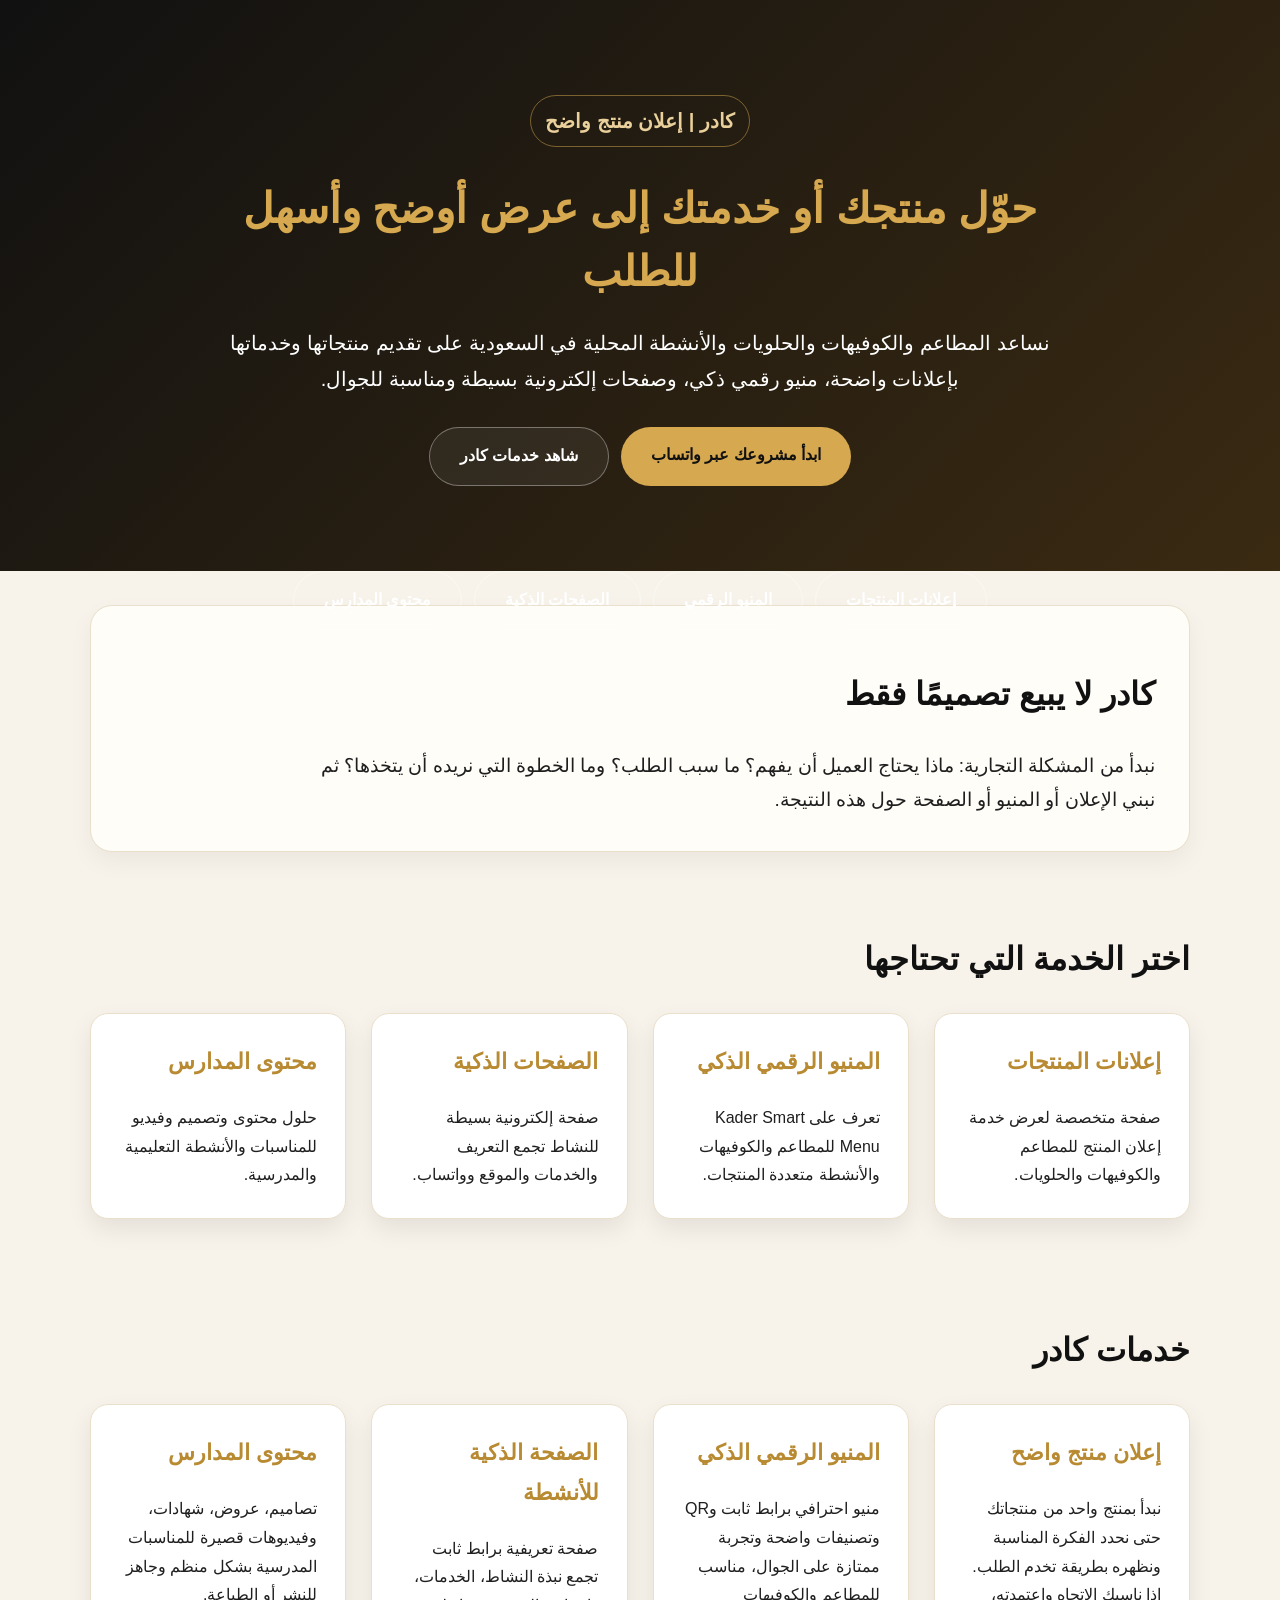
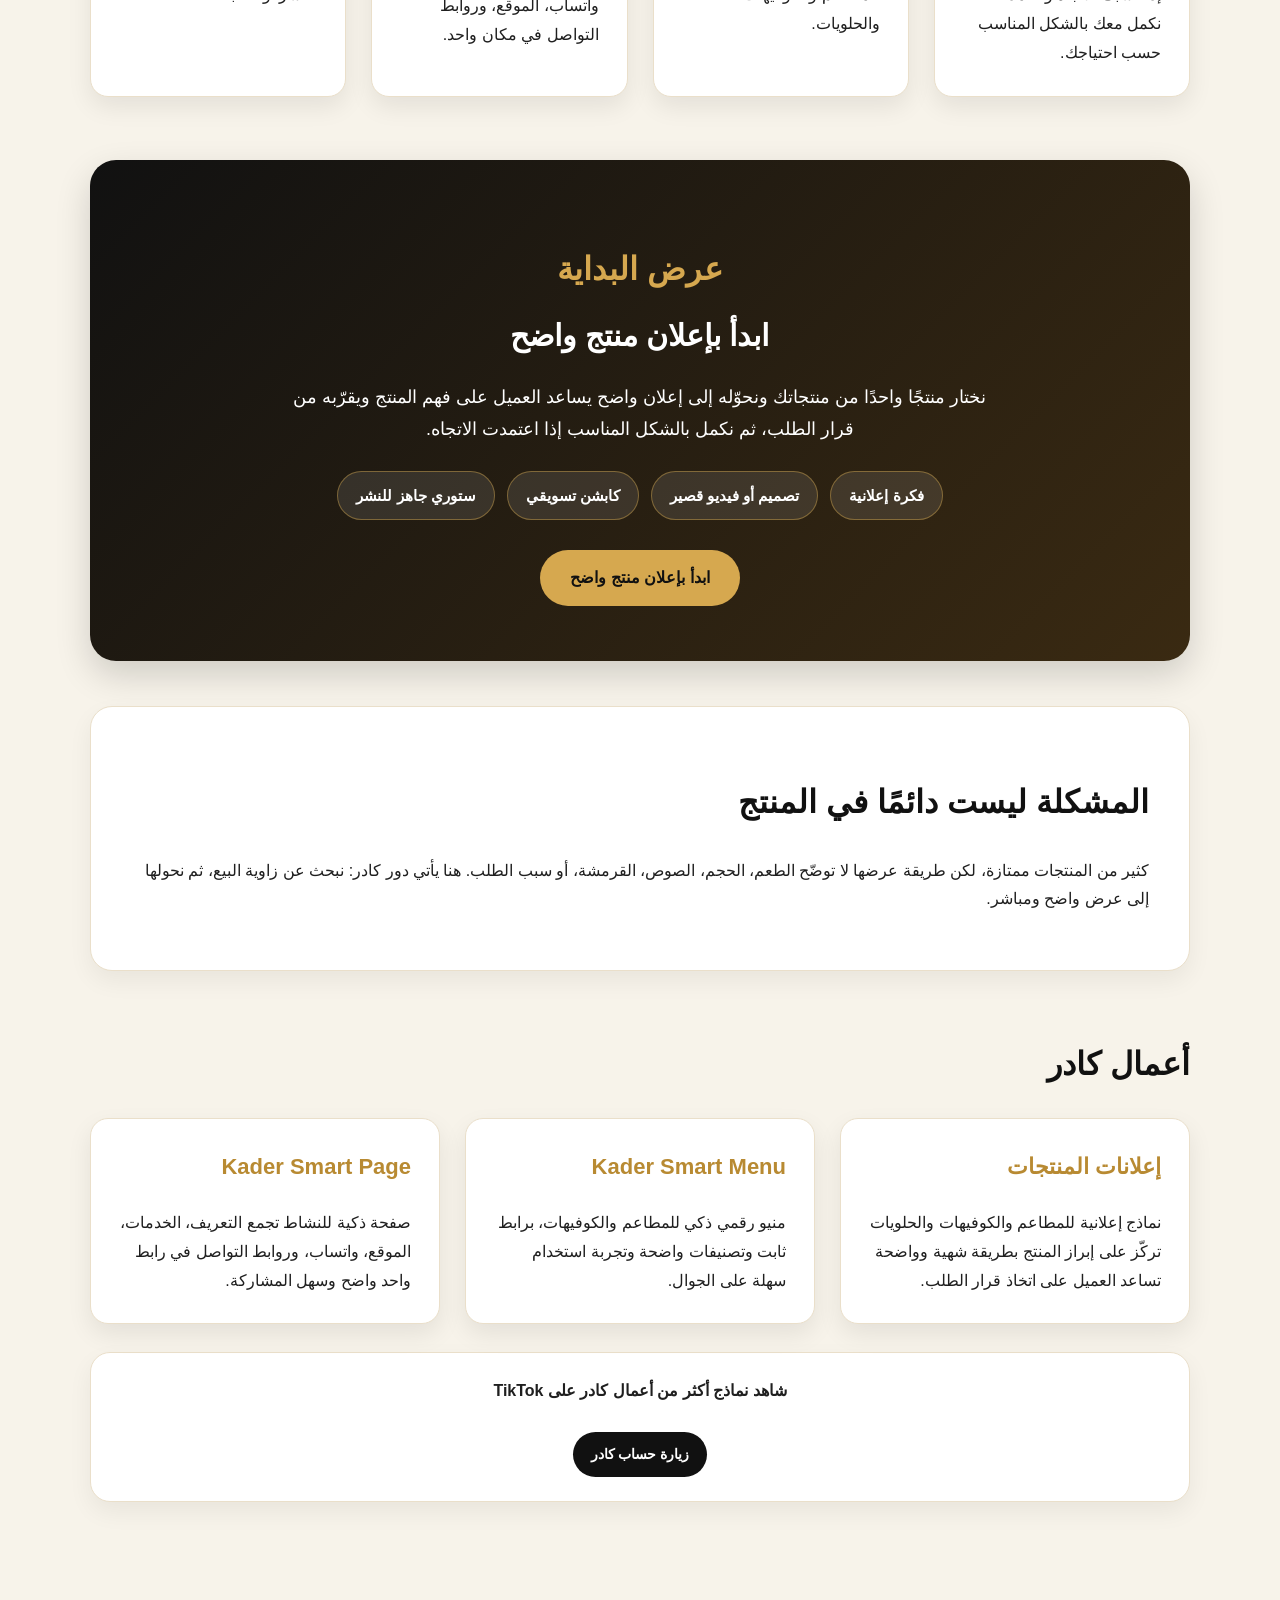
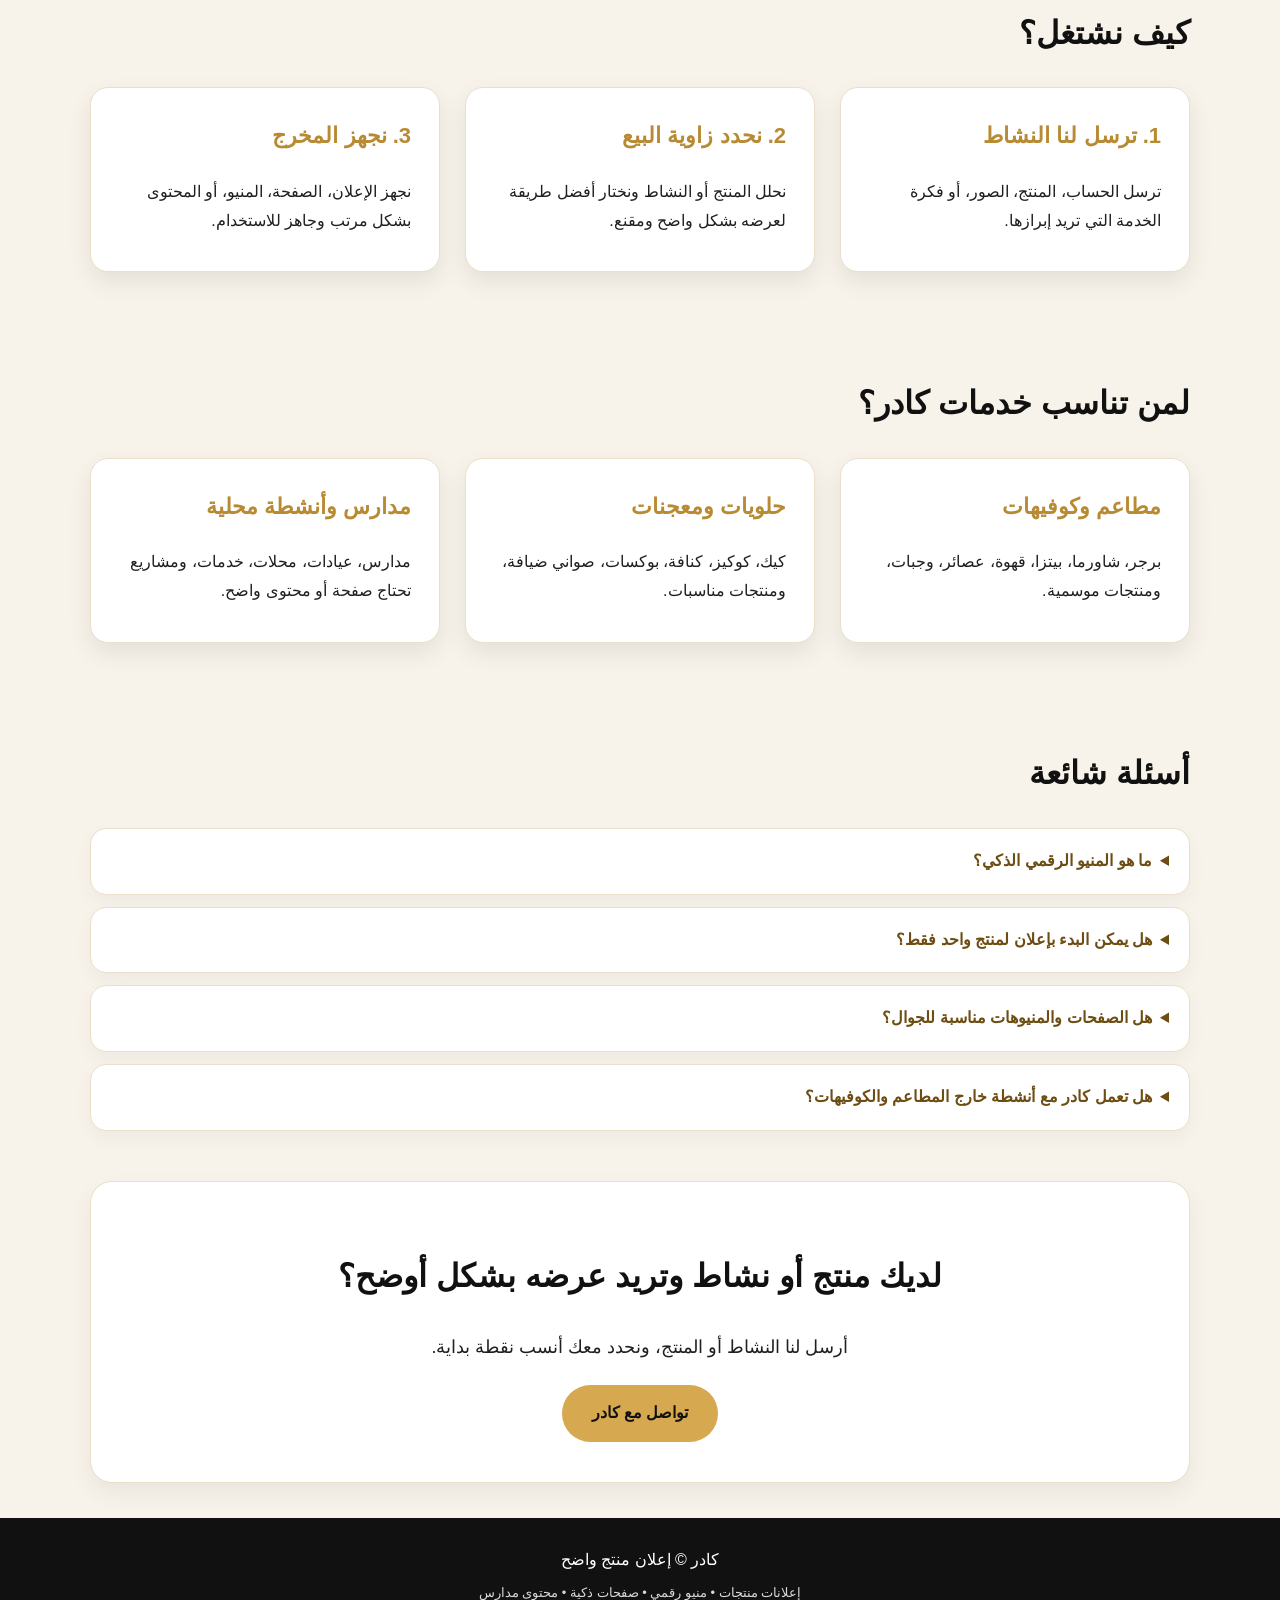
<file: index.html>
<!DOCTYPE html>
<html lang="ar" dir="rtl">
<head>
  <!-- Google tag (gtag.js) -->
  <script async src="https://www.googletagmanager.com/gtag/js?id=G-8D4Q033ZX1"></script>
  <script>
    window.dataLayer = window.dataLayer || [];
    function gtag(){dataLayer.push(arguments);}
    gtag('js', new Date());
    gtag('config', 'G-8D4Q033ZX1');
  </script>

  <meta charset="UTF-8" />
  <meta name="viewport" content="width=device-width, initial-scale=1.0" />
  <meta name="google-site-verification" content="9vnIC-oawiy1czzfrxsUAlrxfvD1IHxm3SFTAKIeNYg" />

  <title>كادر | إعلانات المنتجات والمنيو الرقمي في السعودية</title>
  <meta name="description" content="كادر يساعد المطاعم والكوفيهات والأنشطة المحلية في السعودية بإعلانات منتجات واضحة، منيو رقمي ذكي، وصفحات إلكترونية بسيطة تساعد على زيادة التواصل والطلبات." />
  <meta name="robots" content="index,follow,max-image-preview:large,max-snippet:-1,max-video-preview:-1" />
  <link rel="canonical" href="https://kader-ads.netlify.app/" />
  <link rel="icon" href="/kader-logo.svg" type="image/svg+xml" />

  <meta property="og:locale" content="ar_SA" />
  <meta property="og:type" content="website" />
  <meta property="og:title" content="كادر | إعلانات المنتجات والمنيو الرقمي في السعودية" />
  <meta property="og:description" content="إعلانات منتجات واضحة، منيو رقمي ذكي، وصفحات إلكترونية بسيطة للأنشطة المحلية في السعودية." />
  <meta property="og:url" content="https://kader-ads.netlify.app/" />
  <meta property="og:site_name" content="كادر" />

  <meta name="twitter:card" content="summary" />
  <meta name="twitter:title" content="كادر | إعلانات المنتجات والمنيو الرقمي في السعودية" />
  <meta name="twitter:description" content="إعلانات منتجات واضحة، منيو رقمي ذكي، وصفحات إلكترونية بسيطة للأنشطة المحلية في السعودية." />

  <link rel="stylesheet" href="style.css" />

  <script type="application/ld+json">
  {
    "@context": "https://schema.org",
    "@graph": [
      {
        "@type": "Organization",
        "@id": "https://kader-ads.netlify.app/#organization",
        "name": "كادر للإعلانات والمنيو الرقمي والصفحات الذكية في السعودية",
        "url": "https://kader-ads.netlify.app/",
        "logo": "https://kader-ads.netlify.app/kader-logo.svg",
        "description": "كادر للإعلانات والمنيو الرقمي والصفحات الذكية في السعودية. نساعد المطاعم والكوفيهات والأنشطة المحلية على تطوير عرض المنتجات والخدمات عبر حلول رقمية واضحة ومناسبة للجوال.",
        "sameAs": [
          "https://www.tiktok.com/@kader.ads"
        ],
        "areaServed": {
          "@type": "Country",
          "name": "Saudi Arabia"
        }
      },
      {
        "@type": "WebSite",
        "@id": "https://kader-ads.netlify.app/#website",
        "url": "https://kader-ads.netlify.app/",
        "name": "كادر",
        "publisher": {
          "@id": "https://kader-ads.netlify.app/#organization"
        },
        "inLanguage": "ar"
      },
      {
        "@type": "Service",
        "@id": "https://kader-ads.netlify.app/#product-ad-service",
        "name": "إعلان منتج واضح",
        "provider": {
          "@id": "https://kader-ads.netlify.app/#organization"
        },
        "areaServed": "Saudi Arabia",
        "serviceType": "Product advertising"
      },
      {
        "@type": "Service",
        "@id": "https://kader-ads.netlify.app/#smart-menu-service",
        "name": "Kader Smart Menu",
        "provider": {
          "@id": "https://kader-ads.netlify.app/#organization"
        },
        "areaServed": "Saudi Arabia",
        "serviceType": "Digital menu"
      },
      {
        "@type": "Service",
        "@id": "https://kader-ads.netlify.app/#smart-page-service",
        "name": "Kader Smart Page",
        "provider": {
          "@id": "https://kader-ads.netlify.app/#organization"
        },
        "areaServed": "Saudi Arabia",
        "serviceType": "Business landing page"
      },
      {
        "@type": "FAQPage",
        "@id": "https://kader-ads.netlify.app/#faq",
        "mainEntity": [
          {
            "@type": "Question",
            "name": "ما هو المنيو الرقمي الذكي؟",
            "acceptedAnswer": {
              "@type": "Answer",
              "text": "هو منيو يعمل من رابط ثابت ومناسب للجوال، ويعرض الأقسام والمنتجات بشكل مرتب مع إمكانية ربط الموقع وواتساب ووسائل التواصل."
            }
          },
          {
            "@type": "Question",
            "name": "هل يمكن لكادر تنفيذ إعلان لمنتج واحد فقط؟",
            "acceptedAnswer": {
              "@type": "Answer",
              "text": "نعم. يمكن البدء بإعلان منتج واضح لمنتج واحد من منتجات العميل حتى تكون الفكرة مركزة وسهلة المراجعة قبل التوسع لباقي المنتجات."
            }
          },
          {
            "@type": "Question",
            "name": "هل صفحات كادر مناسبة للجوال؟",
            "acceptedAnswer": {
              "@type": "Answer",
              "text": "نعم. الصفحات والمنيوهات تُجهز لتكون واضحة وسهلة الاستخدام على الجوال مع أزرار مباشرة للتواصل."
            }
          },
          {
            "@type": "Question",
            "name": "هل تعمل كادر مع أنشطة خارج المطاعم والكوفيهات؟",
            "acceptedAnswer": {
              "@type": "Answer",
              "text": "نعم. يمكن تنفيذ صفحات ومحتوى واضح للمدارس والعيادات والمحلات والخدمات والمشاريع المحلية بحسب الاحتياج."
            }
          }
        ]
      }
    ]
  }
  </script>
</head>

<body>

  <header class="hero">
    <div class="container hero-content">
      <p class="eyebrow">كادر | إعلان منتج واضح</p>
      <h1>حوّل منتجك أو خدمتك إلى عرض أوضح وأسهل للطلب</h1>
      <p>
        نساعد المطاعم والكوفيهات والحلويات والأنشطة المحلية في السعودية على تقديم منتجاتها وخدماتها
        بإعلانات واضحة، منيو رقمي ذكي، وصفحات إلكترونية بسيطة ومناسبة للجوال.
      </p>
      <div class="hero-actions">
        <a class="btn" href="https://wa.me/966595089166?text=%D8%A7%D9%84%D8%B3%D9%84%D8%A7%D9%85%20%D8%B9%D9%84%D9%8A%D9%83%D9%85%D8%8C%20%D8%A3%D8%B1%D9%8A%D8%AF%20%D8%A8%D8%AF%D8%A1%20%D9%85%D8%B4%D8%B1%D9%88%D8%B9%20%D9%85%D8%B9%20%D9%83%D8%A7%D8%AF%D8%B1" target="_blank" rel="noopener">
          ابدأ مشروعك عبر واتساب
        </a>
        <a class="secondary-btn" href="#services">شاهد خدمات كادر</a>
      </div>
    </div>
  </header>

  <nav class="container hero-actions" aria-label="الخدمات الرئيسية">
    <a class="secondary-btn" href="/product-ads.html">إعلانات المنتجات</a>
    <a class="secondary-btn" href="/smart-menu.html">المنيو الرقمي</a>
    <a class="secondary-btn" href="/smart-page.html">الصفحات الذكية</a>
    <a class="secondary-btn" href="/school-content.html">محتوى المدارس</a>
  </nav>

  <main class="container">

    <section class="section intro" aria-labelledby="why-kader">
      <h2 id="why-kader">كادر لا يبيع تصميمًا فقط</h2>
      <p class="lead">
        نبدأ من المشكلة التجارية: ماذا يحتاج العميل أن يفهم؟ ما سبب الطلب؟ وما الخطوة التي نريده أن يتخذها؟
        ثم نبني الإعلان أو المنيو أو الصفحة حول هذه النتيجة.
      </p>
    </section>

    <section class="section service-links" aria-labelledby="service-pages-title">
      <h2 id="service-pages-title">اختر الخدمة التي تحتاجها</h2>
      <div class="cards four-cards">
        <a class="card service-link-card" href="/product-ads.html">
          <h3>إعلانات المنتجات</h3>
          <p>صفحة متخصصة لعرض خدمة إعلان المنتج للمطاعم والكوفيهات والحلويات.</p>
        </a>

        <a class="card service-link-card" href="/smart-menu.html">
          <h3>المنيو الرقمي الذكي</h3>
          <p>تعرف على Kader Smart Menu للمطاعم والكوفيهات والأنشطة متعددة المنتجات.</p>
        </a>

        <a class="card service-link-card" href="/smart-page.html">
          <h3>الصفحات الذكية</h3>
          <p>صفحة إلكترونية بسيطة للنشاط تجمع التعريف والخدمات والموقع وواتساب.</p>
        </a>

        <a class="card service-link-card" href="/school-content.html">
          <h3>محتوى المدارس</h3>
          <p>حلول محتوى وتصميم وفيديو للمناسبات والأنشطة التعليمية والمدرسية.</p>
        </a>
      </div>
    </section>

    <section class="section" id="services">
      <h2>خدمات كادر</h2>

      <div class="cards four-cards">
        <article class="card">
          <h3>إعلان منتج واضح</h3>
          <p>
            نبدأ بمنتج واحد من منتجاتك حتى نحدد الفكرة المناسبة ونظهره بطريقة تخدم الطلب.
            إذا ناسبك الاتجاه واعتمدته، نكمل معك بالشكل المناسب حسب احتياجك.
          </p>
        </article>

        <article class="card">
          <h3>المنيو الرقمي الذكي</h3>
          <p>
            منيو احترافي برابط ثابت وQR وتصنيفات واضحة وتجربة ممتازة على الجوال،
            مناسب للمطاعم والكوفيهات والحلويات.
          </p>
        </article>

        <article class="card">
          <h3>الصفحة الذكية للأنشطة</h3>
          <p>
            صفحة تعريفية برابط ثابت تجمع نبذة النشاط، الخدمات، واتساب، الموقع،
            وروابط التواصل في مكان واحد.
          </p>
        </article>

        <article class="card">
          <h3>محتوى المدارس</h3>
          <p>
            تصاميم، عروض، شهادات، وفيديوهات قصيرة للمناسبات المدرسية
            بشكل منظم وجاهز للنشر أو الطباعة.
          </p>
        </article>
      </div>
    </section>

    <section class="section offer" aria-labelledby="starter-offer">
      <h2 id="starter-offer">عرض البداية</h2>
      <h3>ابدأ بإعلان منتج واضح</h3>
      <p>
        نختار منتجًا واحدًا من منتجاتك ونحوّله إلى إعلان واضح يساعد العميل على فهم المنتج
        ويقرّبه من قرار الطلب، ثم نكمل بالشكل المناسب إذا اعتمدت الاتجاه.
      </p>

      <div class="offer-list" aria-label="مكونات عرض البداية">
        <span>فكرة إعلانية</span>
        <span>تصميم أو فيديو قصير</span>
        <span>كابشن تسويقي</span>
        <span>ستوري جاهز للنشر</span>
      </div>

      <a class="btn" href="https://wa.me/966595089166?text=%D8%A7%D9%84%D8%B3%D9%84%D8%A7%D9%85%20%D8%B9%D9%84%D9%8A%D9%83%D9%85%D8%8C%20%D8%A3%D8%B1%D9%8A%D8%AF%20%D8%A5%D8%B9%D9%84%D8%A7%D9%86%20%D9%85%D9%86%D8%AA%D8%AC%20%D9%88%D8%A7%D8%B6%D8%AD%20%D9%85%D8%B9%20%D9%83%D8%A7%D8%AF%D8%B1" target="_blank" rel="noopener">
        ابدأ بإعلان منتج واضح
      </a>
    </section>

    <section class="section highlight">
      <h2>المشكلة ليست دائمًا في المنتج</h2>
      <p>
        كثير من المنتجات ممتازة، لكن طريقة عرضها لا توضّح الطعم، الحجم، الصوص،
        القرمشة، أو سبب الطلب. هنا يأتي دور كادر: نبحث عن زاوية البيع، ثم نحولها إلى عرض واضح ومباشر.
      </p>
    </section>

    <section class="section">
      <h2>أعمال كادر</h2>

      <div class="cards">
        <article class="card">
          <h3>إعلانات المنتجات</h3>
          <p>
            نماذج إعلانية للمطاعم والكوفيهات والحلويات تركّز على إبراز المنتج
            بطريقة شهية وواضحة تساعد العميل على اتخاذ قرار الطلب.
          </p>
        </article>

        <article class="card">
          <h3>Kader Smart Menu</h3>
          <p>
            منيو رقمي ذكي للمطاعم والكوفيهات، برابط ثابت وتصنيفات واضحة وتجربة
            استخدام سهلة على الجوال.
          </p>
        </article>

        <article class="card">
          <h3>Kader Smart Page</h3>
          <p>
            صفحة ذكية للنشاط تجمع التعريف، الخدمات، الموقع، واتساب،
            وروابط التواصل في رابط واحد واضح وسهل المشاركة.
          </p>
        </article>
      </div>

      <div class="tiktok-note">
        <p>شاهد نماذج أكثر من أعمال كادر على TikTok</p>
        <a class="small-btn" href="https://www.tiktok.com/@kader.ads" target="_blank" rel="noopener">
          زيارة حساب كادر
        </a>
      </div>
    </section>

    <section class="section">
      <h2>كيف نشتغل؟</h2>

      <div class="cards">
        <article class="card">
          <h3>1. ترسل لنا النشاط</h3>
          <p>ترسل الحساب، المنتج، الصور، أو فكرة الخدمة التي تريد إبرازها.</p>
        </article>

        <article class="card">
          <h3>2. نحدد زاوية البيع</h3>
          <p>نحلل المنتج أو النشاط ونختار أفضل طريقة لعرضه بشكل واضح ومقنع.</p>
        </article>

        <article class="card">
          <h3>3. نجهز المخرج</h3>
          <p>نجهز الإعلان، الصفحة، المنيو، أو المحتوى بشكل مرتب وجاهز للاستخدام.</p>
        </article>
      </div>
    </section>

    <section class="section">
      <h2>لمن تناسب خدمات كادر؟</h2>

      <div class="cards">
        <article class="card">
          <h3>مطاعم وكوفيهات</h3>
          <p>برجر، شاورما، بيتزا، قهوة، عصائر، وجبات، ومنتجات موسمية.</p>
        </article>

        <article class="card">
          <h3>حلويات ومعجنات</h3>
          <p>كيك، كوكيز، كنافة، بوكسات، صواني ضيافة، ومنتجات مناسبات.</p>
        </article>

        <article class="card">
          <h3>مدارس وأنشطة محلية</h3>
          <p>مدارس، عيادات، محلات، خدمات، ومشاريع تحتاج صفحة أو محتوى واضح.</p>
        </article>
      </div>
    </section>

    <section class="section faq" aria-labelledby="faq-title">
      <h2 id="faq-title">أسئلة شائعة</h2>

      <details>
        <summary>ما هو المنيو الرقمي الذكي؟</summary>
        <p>
          هو منيو يعمل من رابط ثابت ومناسب للجوال، ويعرض الأقسام والمنتجات بشكل مرتب،
          مع إمكانية ربط الموقع وواتساب ووسائل التواصل.
        </p>
      </details>

      <details>
        <summary>هل يمكن البدء بإعلان لمنتج واحد فقط؟</summary>
        <p>
          نعم. نبدأ غالبًا بإعلان منتج واضح لمنتج واحد حتى تكون الفكرة مركزة وسهلة المراجعة،
          ثم نكمل بالشكل المناسب حسب احتياجك.
        </p>
      </details>

      <details>
        <summary>هل الصفحات والمنيوهات مناسبة للجوال؟</summary>
        <p>
          نعم. يتم تجهيزها لتكون واضحة وسهلة الاستخدام على الجوال مع أزرار مباشرة للتواصل.
        </p>
      </details>

      <details>
        <summary>هل تعمل كادر مع أنشطة خارج المطاعم والكوفيهات؟</summary>
        <p>
          نعم. يمكن تنفيذ صفحات ومحتوى واضح للمدارس والعيادات والمحلات والخدمات والمشاريع المحلية بحسب الاحتياج.
        </p>
      </details>
    </section>

    <section class="section final-cta" aria-labelledby="final-cta-title">
      <h2 id="final-cta-title">لديك منتج أو نشاط وتريد عرضه بشكل أوضح؟</h2>
      <p>أرسل لنا النشاط أو المنتج، ونحدد معك أنسب نقطة بداية.</p>
      <a class="btn" href="https://wa.me/966595089166?text=%D8%A7%D9%84%D8%B3%D9%84%D8%A7%D9%85%20%D8%B9%D9%84%D9%8A%D9%83%D9%85%D8%8C%20%D8%A3%D8%B1%D9%8A%D8%AF%20%D8%A7%D9%84%D8%A8%D8%AF%D8%A1%20%D9%85%D8%B9%20%D9%83%D8%A7%D8%AF%D8%B1" target="_blank" rel="noopener">
        تواصل مع كادر
      </a>
    </section>

  </main>

  <footer>
    <p>كادر © إعلان منتج واضح</p>
    <p class="footer-sub">إعلانات منتجات • منيو رقمي • صفحات ذكية • محتوى مدارس</p>
  </footer>

  <script src="script.js"></script>
</body>
</html>
</file>
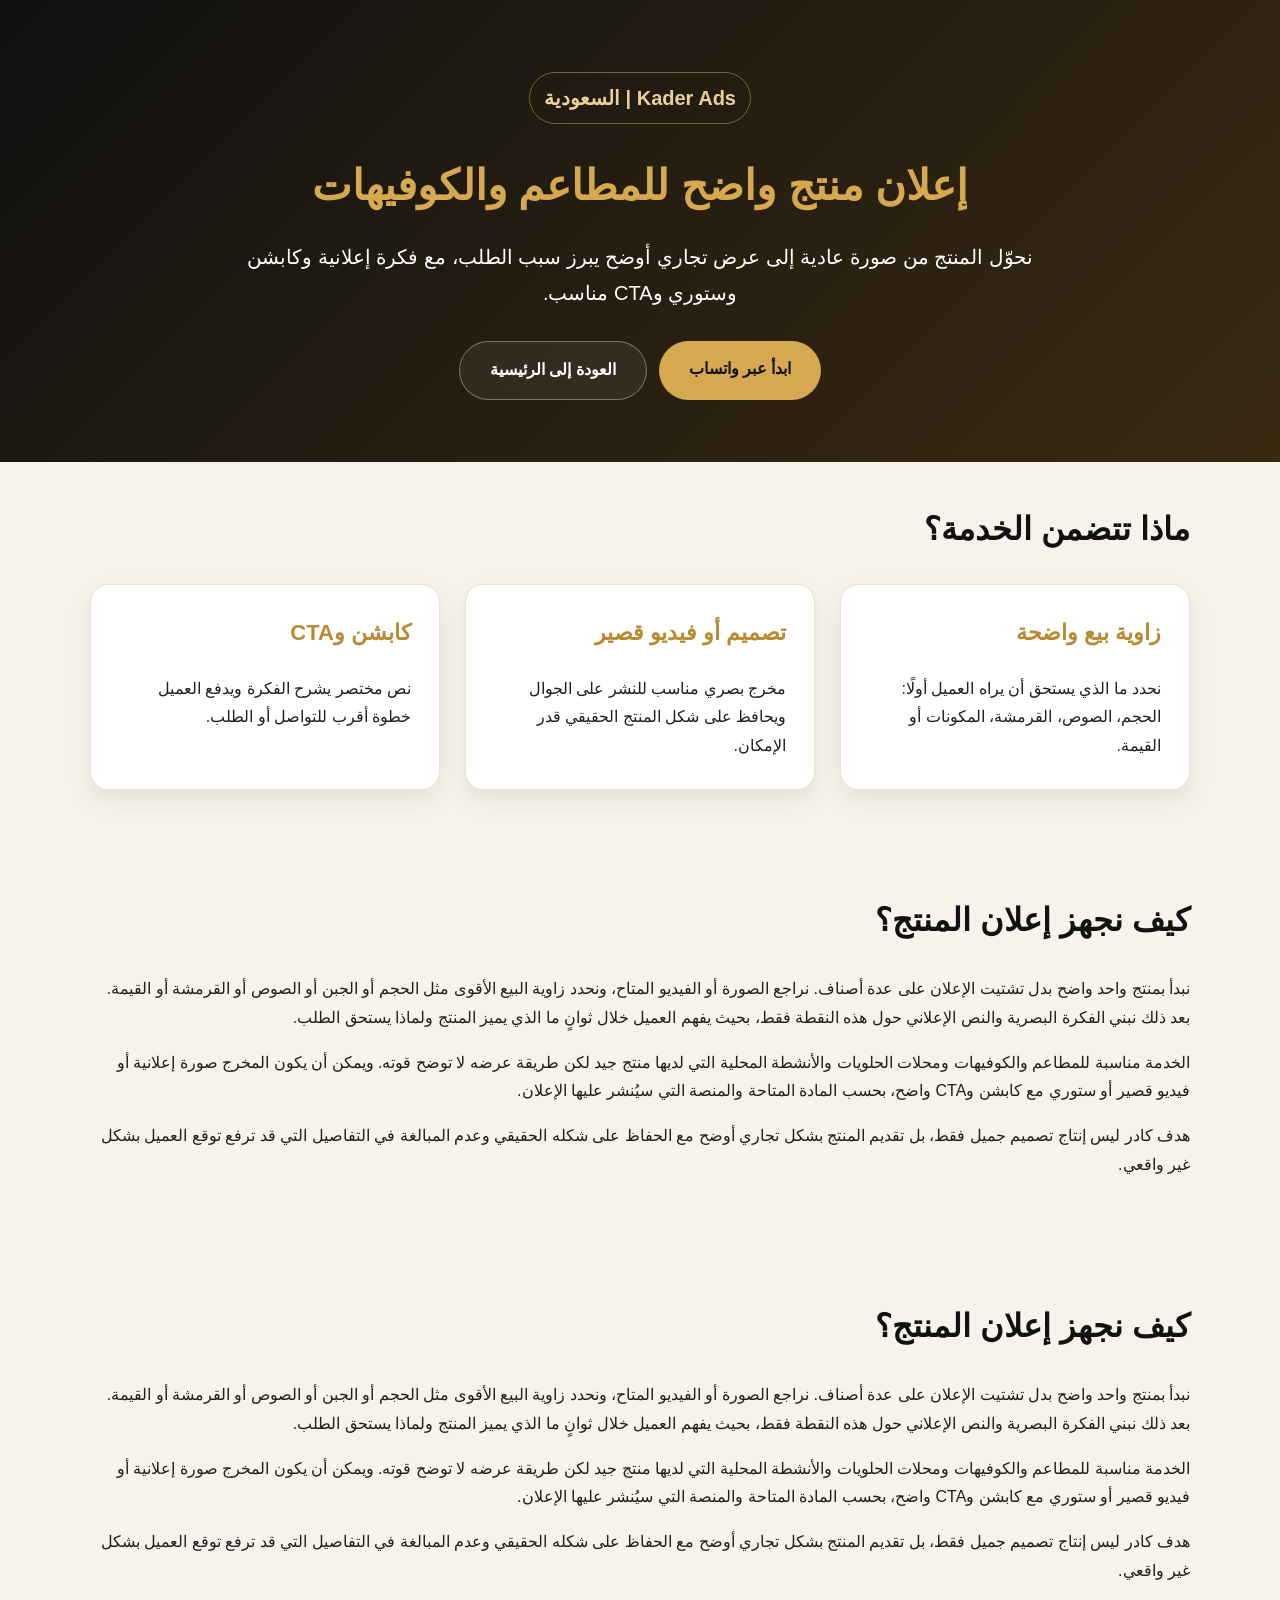
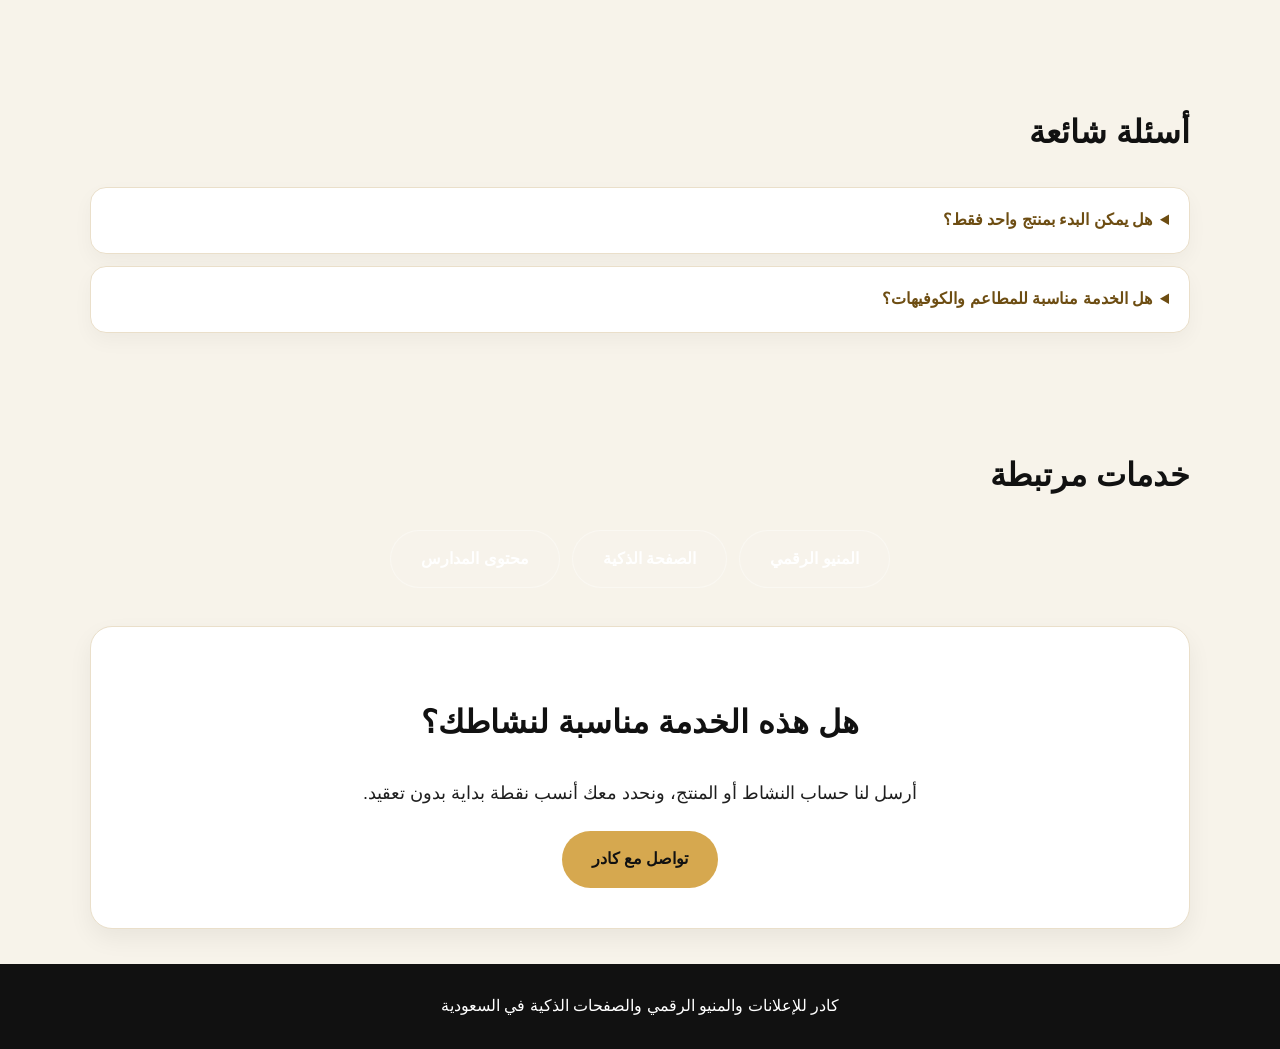
<file: product-ads.html>
<!DOCTYPE html>
<html lang="ar" dir="rtl">
<head>
  <meta charset="UTF-8" />
  <meta name="viewport" content="width=device-width, initial-scale=1.0" />
  <meta name="google-site-verification" content="9vnIC-oawiy1czzfrxsUAlrxfvD1IHxm3SFTAKIeNYg" />
  <title>تصميم إعلان منتج للمطاعم والكوفيهات في السعودية | كادر</title>
  <meta name="description" content="خدمة إعلان منتج من كادر للمطاعم والكوفيهات والحلويات في السعودية: فكرة إعلانية، تصميم أو فيديو قصير، كابشن، ستوري وCTA واضح." />
  <meta name="robots" content="index,follow,max-image-preview:large,max-snippet:-1,max-video-preview:-1" />
  <link rel="canonical" href="https://kader-ads.netlify.app/product-ads.html" />
  <meta property="og:locale" content="ar_SA" />
  <meta property="og:type" content="website" />
  <meta property="og:title" content="تصميم إعلان منتج للمطاعم والكوفيهات في السعودية | كادر" />
  <meta property="og:description" content="خدمة إعلان منتج من كادر للمطاعم والكوفيهات والحلويات في السعودية: فكرة إعلانية، تصميم أو فيديو قصير، كابشن، ستوري وCTA واضح." />
  <meta property="og:url" content="https://kader-ads.netlify.app/product-ads.html" />
  <meta property="og:site_name" content="Kader Ads" />
  <meta name="twitter:card" content="summary" />
  <meta name="twitter:title" content="تصميم إعلان منتج للمطاعم والكوفيهات في السعودية | كادر" />
  <meta name="twitter:description" content="خدمة إعلان منتج من كادر للمطاعم والكوفيهات والحلويات في السعودية: فكرة إعلانية، تصميم أو فيديو قصير، كابشن، ستوري وCTA واضح." />
  <link rel="icon" type="image/svg+xml" href="/kader-logo.svg" />
  <link rel="icon" type="image/svg+xml" href="/kader-logo.svg" />
  <link rel="stylesheet" href="style.css" />
  <script async src="https://www.googletagmanager.com/gtag/js?id=G-8D4Q033ZX1"></script>
  <script>
    window.dataLayer = window.dataLayer || [];
    function gtag(){dataLayer.push(arguments);}
    gtag('js', new Date());
    gtag('config', 'G-8D4Q033ZX1');
  </script>

  <script type="application/ld+json">
  {
    "@context":"https://schema.org",
    "@graph":[
      {
        "@type":"Service",
        "name":"إعلان منتج واضح للمطاعم والكوفيهات",
        "url":"https://kader-ads.netlify.app/product-ads.html",
        "provider":{
          "@type":"Organization",
          "name":"كادر للإعلانات والمنيو الرقمي والصفحات الذكية في السعودية",
          "url":"https://kader-ads.netlify.app/",
          "logo":"https://kader-ads.netlify.app/kader-logo.svg"
        },
        "areaServed":{"@type":"Country","name":"Saudi Arabia"},
        "description":"خدمة إعلان منتج من كادر للمطاعم والكوفيهات والحلويات في السعودية: فكرة إعلانية، تصميم أو فيديو قصير، كابشن، ستوري وCTA واضح."
      },
      {
        "@type":"FAQPage",
        "mainEntity":[{"@type":"Question","name":"هل يمكن البدء بمنتج واحد فقط؟","acceptedAnswer":{"@type":"Answer","text":"نعم، وهذا هو الخيار الأفضل غالبًا لتجربة الأسلوب وتقليل المخاطرة قبل التوسع."}},{"@type":"Question","name":"هل الخدمة مناسبة للمطاعم والكوفيهات؟","acceptedAnswer":{"@type":"Answer","text":"نعم، ومناسبة أيضًا للحلويات والمشروبات والمنتجات الموسمية والأنشطة المحلية."}}]
      }
    ]
  }
  </script>
</head>
<body>
  <header class="hero compact-hero">
    <div class="container hero-content">
      <p class="eyebrow">Kader Ads | السعودية</p>
      <h1>إعلان منتج واضح للمطاعم والكوفيهات</h1>
      <p>نحوّل المنتج من صورة عادية إلى عرض تجاري أوضح يبرز سبب الطلب، مع فكرة إعلانية وكابشن وستوري وCTA مناسب.</p>
      <div class="hero-actions">
        <a class="btn" href="https://wa.me/966595089166" target="_blank" rel="noopener">ابدأ عبر واتساب</a>
        <a class="secondary-btn" href="/">العودة إلى الرئيسية</a>
      </div>
    </div>
  </header>
  <main class="container">
    <section class="section">
      <h2>ماذا تتضمن الخدمة؟</h2>
      <div class="cards">
        <article class="card"><h3>زاوية بيع واضحة</h3><p>نحدد ما الذي يستحق أن يراه العميل أولًا: الحجم، الصوص، القرمشة، المكونات أو القيمة.</p></article>
<article class="card"><h3>تصميم أو فيديو قصير</h3><p>مخرج بصري مناسب للنشر على الجوال ويحافظ على شكل المنتج الحقيقي قدر الإمكان.</p></article>
<article class="card"><h3>كابشن وCTA</h3><p>نص مختصر يشرح الفكرة ويدفع العميل خطوة أقرب للتواصل أو الطلب.</p></article>
      </div>
    </section>
    <section class="section">
      <h2>كيف نجهز إعلان المنتج؟</h2>
      <p>نبدأ بمنتج واحد واضح بدل تشتيت الإعلان على عدة أصناف. نراجع الصورة أو الفيديو المتاح، ونحدد زاوية البيع الأقوى مثل الحجم أو الجبن أو الصوص أو القرمشة أو القيمة. بعد ذلك نبني الفكرة البصرية والنص الإعلاني حول هذه النقطة فقط، بحيث يفهم العميل خلال ثوانٍ ما الذي يميز المنتج ولماذا يستحق الطلب.</p>
      <p>الخدمة مناسبة للمطاعم والكوفيهات ومحلات الحلويات والأنشطة المحلية التي لديها منتج جيد لكن طريقة عرضه لا توضح قوته. ويمكن أن يكون المخرج صورة إعلانية أو فيديو قصير أو ستوري مع كابشن وCTA واضح، بحسب المادة المتاحة والمنصة التي سيُنشر عليها الإعلان.</p>
      <p>هدف كادر ليس إنتاج تصميم جميل فقط، بل تقديم المنتج بشكل تجاري أوضح مع الحفاظ على شكله الحقيقي وعدم المبالغة في التفاصيل التي قد ترفع توقع العميل بشكل غير واقعي.</p>
    </section>
    <section class="section">
      <h2>كيف نجهز إعلان المنتج؟</h2>
      <p>نبدأ بمنتج واحد واضح بدل تشتيت الإعلان على عدة أصناف. نراجع الصورة أو الفيديو المتاح، ونحدد زاوية البيع الأقوى مثل الحجم أو الجبن أو الصوص أو القرمشة أو القيمة. بعد ذلك نبني الفكرة البصرية والنص الإعلاني حول هذه النقطة فقط، بحيث يفهم العميل خلال ثوانٍ ما الذي يميز المنتج ولماذا يستحق الطلب.</p>
      <p>الخدمة مناسبة للمطاعم والكوفيهات ومحلات الحلويات والأنشطة المحلية التي لديها منتج جيد لكن طريقة عرضه لا توضح قوته. ويمكن أن يكون المخرج صورة إعلانية أو فيديو قصير أو ستوري مع كابشن وCTA واضح، بحسب المادة المتاحة والمنصة التي سيُنشر عليها الإعلان.</p>
      <p>هدف كادر ليس إنتاج تصميم جميل فقط، بل تقديم المنتج بشكل تجاري أوضح مع الحفاظ على شكله الحقيقي وعدم المبالغة في التفاصيل التي قد ترفع توقع العميل بشكل غير واقعي.</p>
    </section>
    <section class="section faq">
      <h2>أسئلة شائعة</h2>
      <details><summary>هل يمكن البدء بمنتج واحد فقط؟</summary><p>نعم، وهذا هو الخيار الأفضل غالبًا لتجربة الأسلوب وتقليل المخاطرة قبل التوسع.</p></details>
<details><summary>هل الخدمة مناسبة للمطاعم والكوفيهات؟</summary><p>نعم، ومناسبة أيضًا للحلويات والمشروبات والمنتجات الموسمية والأنشطة المحلية.</p></details>
    </section>
    <section class="section">
      <h2>خدمات مرتبطة</h2>
      <div class="hero-actions">
        <a class="secondary-btn" href="/smart-menu.html">المنيو الرقمي</a>
        <a class="secondary-btn" href="/smart-page.html">الصفحة الذكية</a>
        <a class="secondary-btn" href="/school-content.html">محتوى المدارس</a>
      </div>
    </section>
    <section class="section final-cta">
      <h2>هل هذه الخدمة مناسبة لنشاطك؟</h2>
      <p>أرسل لنا حساب النشاط أو المنتج، ونحدد معك أنسب نقطة بداية بدون تعقيد.</p>
      <a class="btn" href="https://wa.me/966595089166" target="_blank" rel="noopener">تواصل مع كادر</a>
    </section>
  </main>
  <footer>
    <p>كادر للإعلانات والمنيو الرقمي والصفحات الذكية في السعودية</p>
  </footer>
  <script src="script.js"></script>
</body>
</html>
</file>
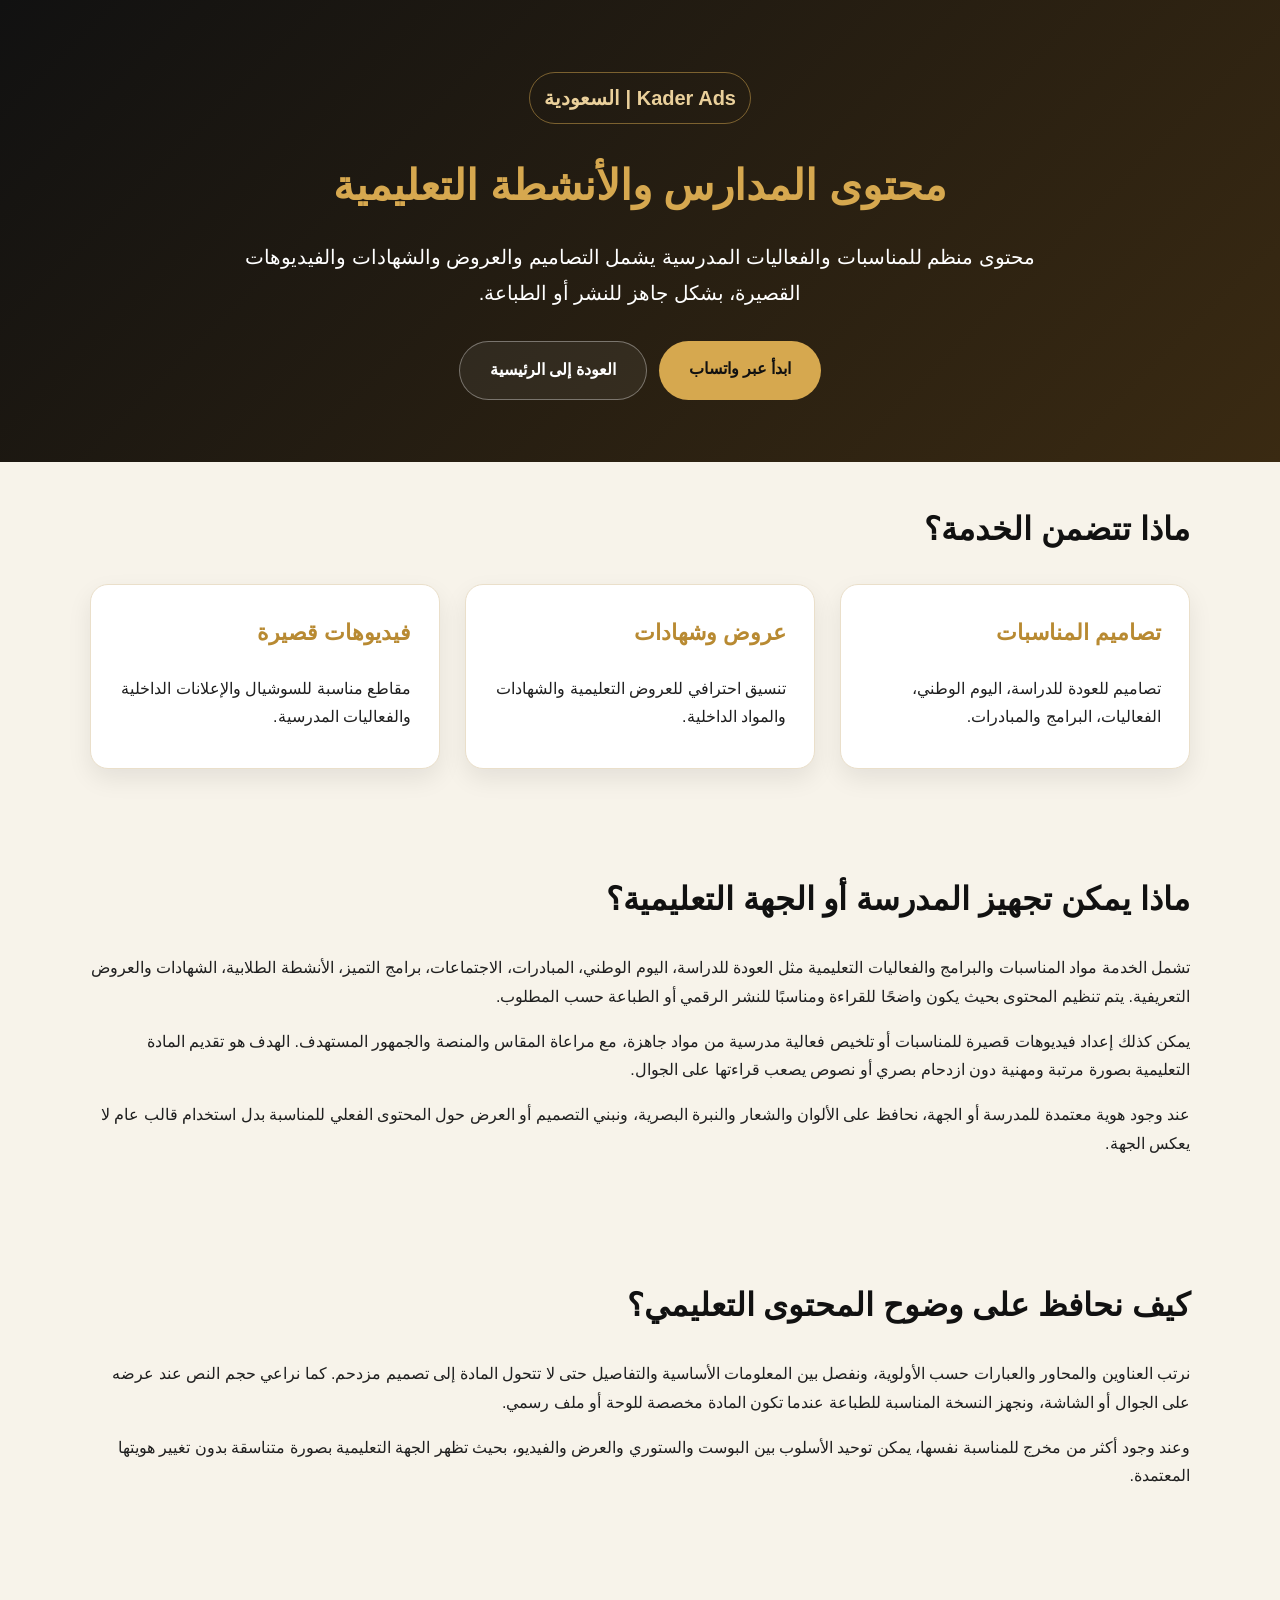
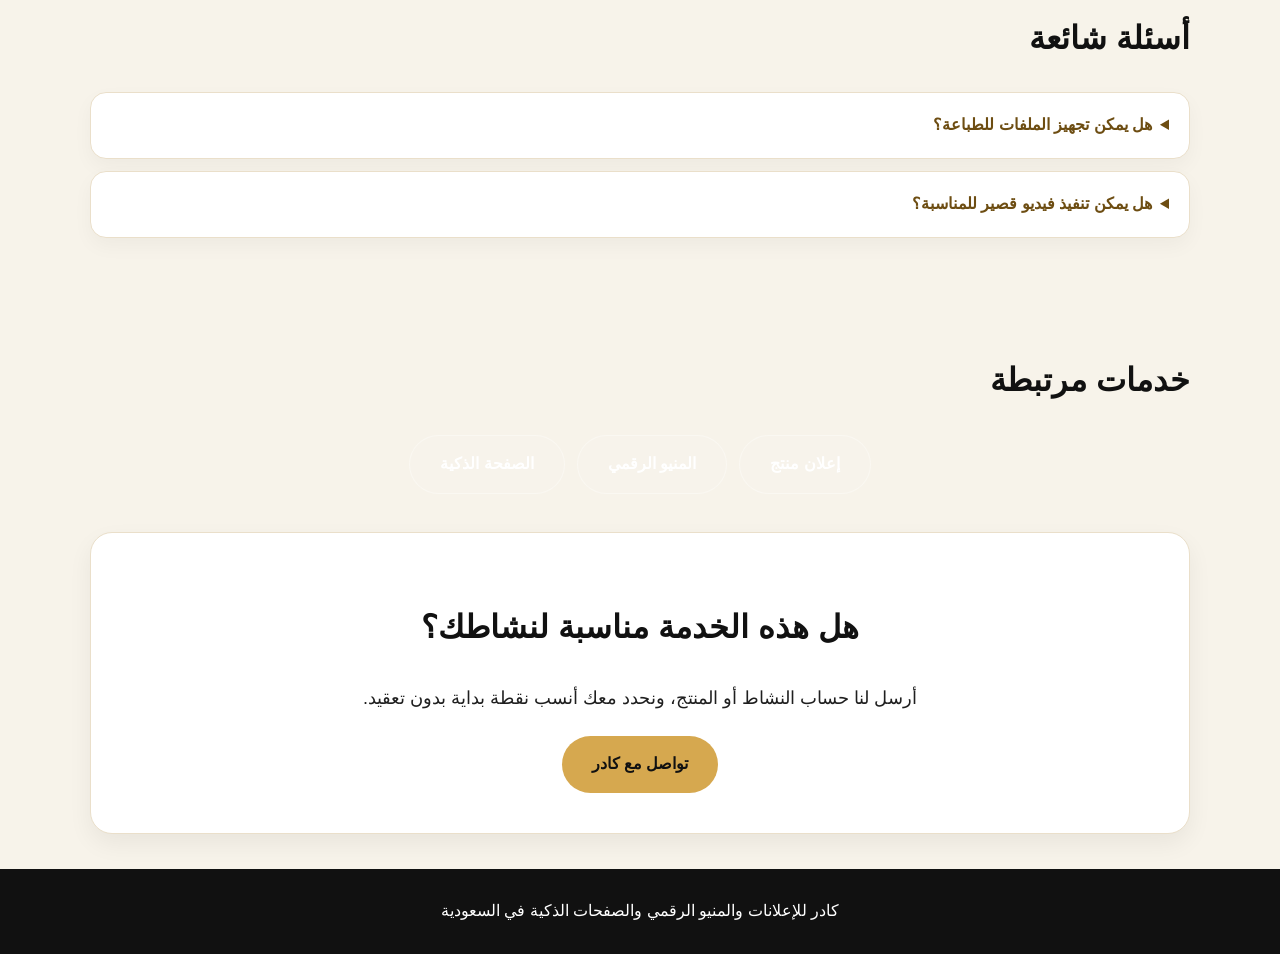
<file: school-content.html>
<!DOCTYPE html>
<html lang="ar" dir="rtl">
<head>
  <meta charset="UTF-8" />
  <meta name="viewport" content="width=device-width, initial-scale=1.0" />
  <meta name="google-site-verification" content="9vnIC-oawiy1czzfrxsUAlrxfvD1IHxm3SFTAKIeNYg" />
  <title>تصميم محتوى المدارس والأنشطة التعليمية في السعودية | كادر</title>
  <meta name="description" content="خدمات محتوى المدارس من كادر: تصاميم مناسبات، شهادات، عروض، وفيديوهات قصيرة جاهزة للنشر أو الطباعة للمدارس والأنشطة التعليمية." />
  <meta name="robots" content="index,follow,max-image-preview:large,max-snippet:-1,max-video-preview:-1" />
  <link rel="canonical" href="https://kader-ads.netlify.app/school-content.html" />
  <meta property="og:locale" content="ar_SA" />
  <meta property="og:type" content="website" />
  <meta property="og:title" content="تصميم محتوى المدارس والأنشطة التعليمية في السعودية | كادر" />
  <meta property="og:description" content="خدمات محتوى المدارس من كادر: تصاميم مناسبات، شهادات، عروض، وفيديوهات قصيرة جاهزة للنشر أو الطباعة للمدارس والأنشطة التعليمية." />
  <meta property="og:url" content="https://kader-ads.netlify.app/school-content.html" />
  <meta property="og:site_name" content="Kader Ads" />
  <meta name="twitter:card" content="summary" />
  <meta name="twitter:title" content="تصميم محتوى المدارس والأنشطة التعليمية في السعودية | كادر" />
  <meta name="twitter:description" content="خدمات محتوى المدارس من كادر: تصاميم مناسبات، شهادات، عروض، وفيديوهات قصيرة جاهزة للنشر أو الطباعة للمدارس والأنشطة التعليمية." />
  <link rel="icon" type="image/svg+xml" href="/kader-logo.svg" />
  <link rel="stylesheet" href="style.css" />
  <script async src="https://www.googletagmanager.com/gtag/js?id=G-8D4Q033ZX1"></script>
  <script>
    window.dataLayer = window.dataLayer || [];
    function gtag(){dataLayer.push(arguments);}
    gtag('js', new Date());
    gtag('config', 'G-8D4Q033ZX1');
  </script>

  <script type="application/ld+json">
  {
    "@context":"https://schema.org",
    "@graph":[
      {
        "@type":"Service",
        "name":"محتوى المدارس والأنشطة التعليمية",
        "url":"https://kader-ads.netlify.app/school-content.html",
        "provider":{
          "@type":"Organization",
          "name":"كادر للإعلانات والمنيو الرقمي والصفحات الذكية في السعودية",
          "url":"https://kader-ads.netlify.app/",
          "logo":"https://kader-ads.netlify.app/kader-logo.svg"
        },
        "areaServed":{"@type":"Country","name":"Saudi Arabia"},
        "description":"خدمات محتوى المدارس من كادر: تصاميم مناسبات، شهادات، عروض، وفيديوهات قصيرة جاهزة للنشر أو الطباعة للمدارس والأنشطة التعليمية."
      },
      {
        "@type":"FAQPage",
        "mainEntity":[{"@type":"Question","name":"هل يمكن تجهيز الملفات للطباعة؟","acceptedAnswer":{"@type":"Answer","text":"نعم، حسب نوع المخرج المطلوب يمكن تجهيز الملفات للطباعة أو للنشر الرقمي."}},{"@type":"Question","name":"هل يمكن تنفيذ فيديو قصير للمناسبة؟","acceptedAnswer":{"@type":"Answer","text":"نعم، ويمكن إعداد فيديو قصير متوافق مع الجوال والسوشيال عند الحاجة."}}]
      }
    ]
  }
  </script>
</head>
<body>
  <header class="hero compact-hero">
    <div class="container hero-content">
      <p class="eyebrow">Kader Ads | السعودية</p>
      <h1>محتوى المدارس والأنشطة التعليمية</h1>
      <p>محتوى منظم للمناسبات والفعاليات المدرسية يشمل التصاميم والعروض والشهادات والفيديوهات القصيرة، بشكل جاهز للنشر أو الطباعة.</p>
      <div class="hero-actions">
        <a class="btn" href="https://wa.me/966595089166" target="_blank" rel="noopener">ابدأ عبر واتساب</a>
        <a class="secondary-btn" href="/">العودة إلى الرئيسية</a>
      </div>
    </div>
  </header>
  <main class="container">
    <section class="section">
      <h2>ماذا تتضمن الخدمة؟</h2>
      <div class="cards">
        <article class="card"><h3>تصاميم المناسبات</h3><p>تصاميم للعودة للدراسة، اليوم الوطني، الفعاليات، البرامج والمبادرات.</p></article>
<article class="card"><h3>عروض وشهادات</h3><p>تنسيق احترافي للعروض التعليمية والشهادات والمواد الداخلية.</p></article>
<article class="card"><h3>فيديوهات قصيرة</h3><p>مقاطع مناسبة للسوشيال والإعلانات الداخلية والفعاليات المدرسية.</p></article>
      </div>
    </section>
    <section class="section">
      <h2>ماذا يمكن تجهيز المدرسة أو الجهة التعليمية؟</h2>
      <p>تشمل الخدمة مواد المناسبات والبرامج والفعاليات التعليمية مثل العودة للدراسة، اليوم الوطني، المبادرات، الاجتماعات، برامج التميز، الأنشطة الطلابية، الشهادات والعروض التعريفية. يتم تنظيم المحتوى بحيث يكون واضحًا للقراءة ومناسبًا للنشر الرقمي أو الطباعة حسب المطلوب.</p>
      <p>يمكن كذلك إعداد فيديوهات قصيرة للمناسبات أو تلخيص فعالية مدرسية من مواد جاهزة، مع مراعاة المقاس والمنصة والجمهور المستهدف. الهدف هو تقديم المادة التعليمية بصورة مرتبة ومهنية دون ازدحام بصري أو نصوص يصعب قراءتها على الجوال.</p>
      <p>عند وجود هوية معتمدة للمدرسة أو الجهة، نحافظ على الألوان والشعار والنبرة البصرية، ونبني التصميم أو العرض حول المحتوى الفعلي للمناسبة بدل استخدام قالب عام لا يعكس الجهة.</p>
    </section>
    <section class="section">
      <h2>كيف نحافظ على وضوح المحتوى التعليمي؟</h2>
      <p>نرتب العناوين والمحاور والعبارات حسب الأولوية، ونفصل بين المعلومات الأساسية والتفاصيل حتى لا تتحول المادة إلى تصميم مزدحم. كما نراعي حجم النص عند عرضه على الجوال أو الشاشة، ونجهز النسخة المناسبة للطباعة عندما تكون المادة مخصصة للوحة أو ملف رسمي.</p>
      <p>وعند وجود أكثر من مخرج للمناسبة نفسها، يمكن توحيد الأسلوب بين البوست والستوري والعرض والفيديو، بحيث تظهر الجهة التعليمية بصورة متناسقة بدون تغيير هويتها المعتمدة.</p>
    </section>
    <section class="section faq">
      <h2>أسئلة شائعة</h2>
      <details><summary>هل يمكن تجهيز الملفات للطباعة؟</summary><p>نعم، حسب نوع المخرج المطلوب يمكن تجهيز الملفات للطباعة أو للنشر الرقمي.</p></details>
<details><summary>هل يمكن تنفيذ فيديو قصير للمناسبة؟</summary><p>نعم، ويمكن إعداد فيديو قصير متوافق مع الجوال والسوشيال عند الحاجة.</p></details>
    </section>
    <section class="section">
      <h2>خدمات مرتبطة</h2>
      <div class="hero-actions">
        <a class="secondary-btn" href="/product-ads.html">إعلان منتج</a>
        <a class="secondary-btn" href="/smart-menu.html">المنيو الرقمي</a>
        <a class="secondary-btn" href="/smart-page.html">الصفحة الذكية</a>
      </div>
    </section>
    <section class="section final-cta">
      <h2>هل هذه الخدمة مناسبة لنشاطك؟</h2>
      <p>أرسل لنا حساب النشاط أو المنتج، ونحدد معك أنسب نقطة بداية بدون تعقيد.</p>
      <a class="btn" href="https://wa.me/966595089166" target="_blank" rel="noopener">تواصل مع كادر</a>
    </section>
  </main>
  <footer>
    <p>كادر للإعلانات والمنيو الرقمي والصفحات الذكية في السعودية</p>
  </footer>
  <script src="script.js"></script>
</body>
</html>
</file>
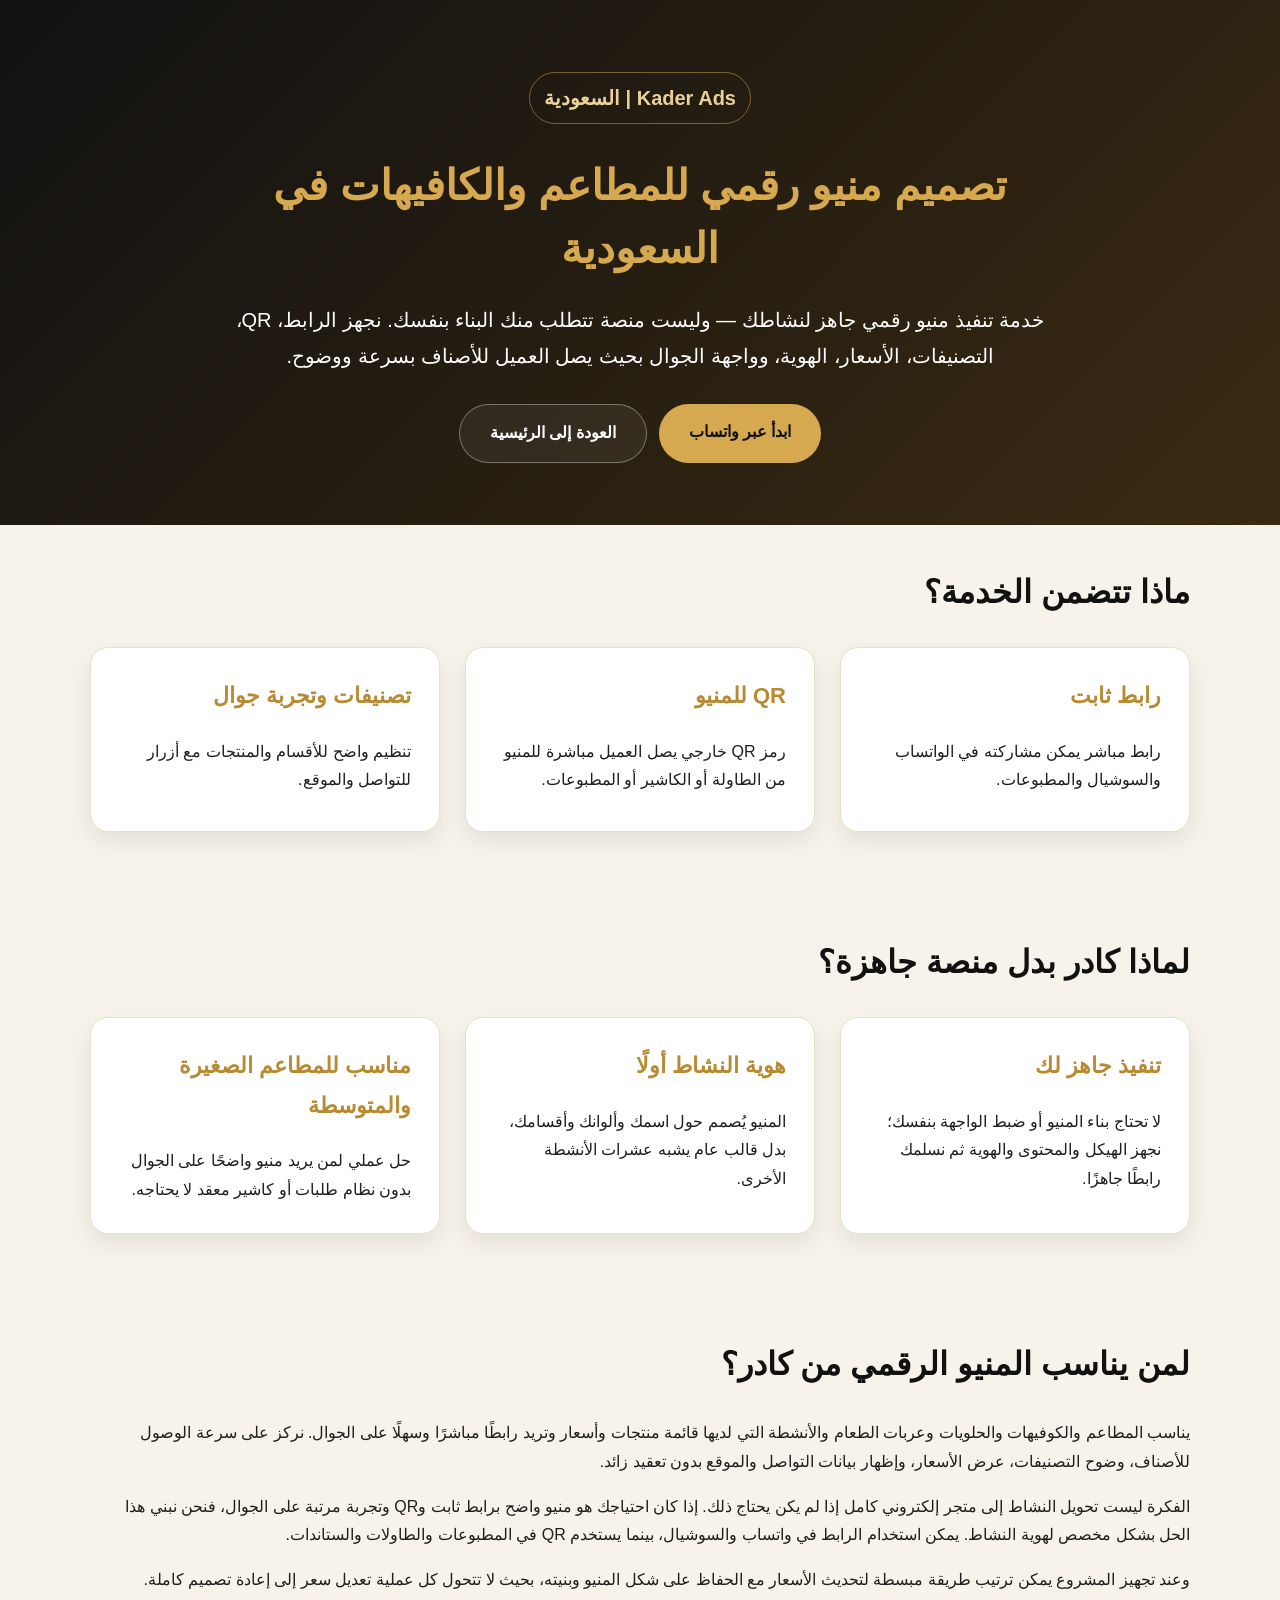
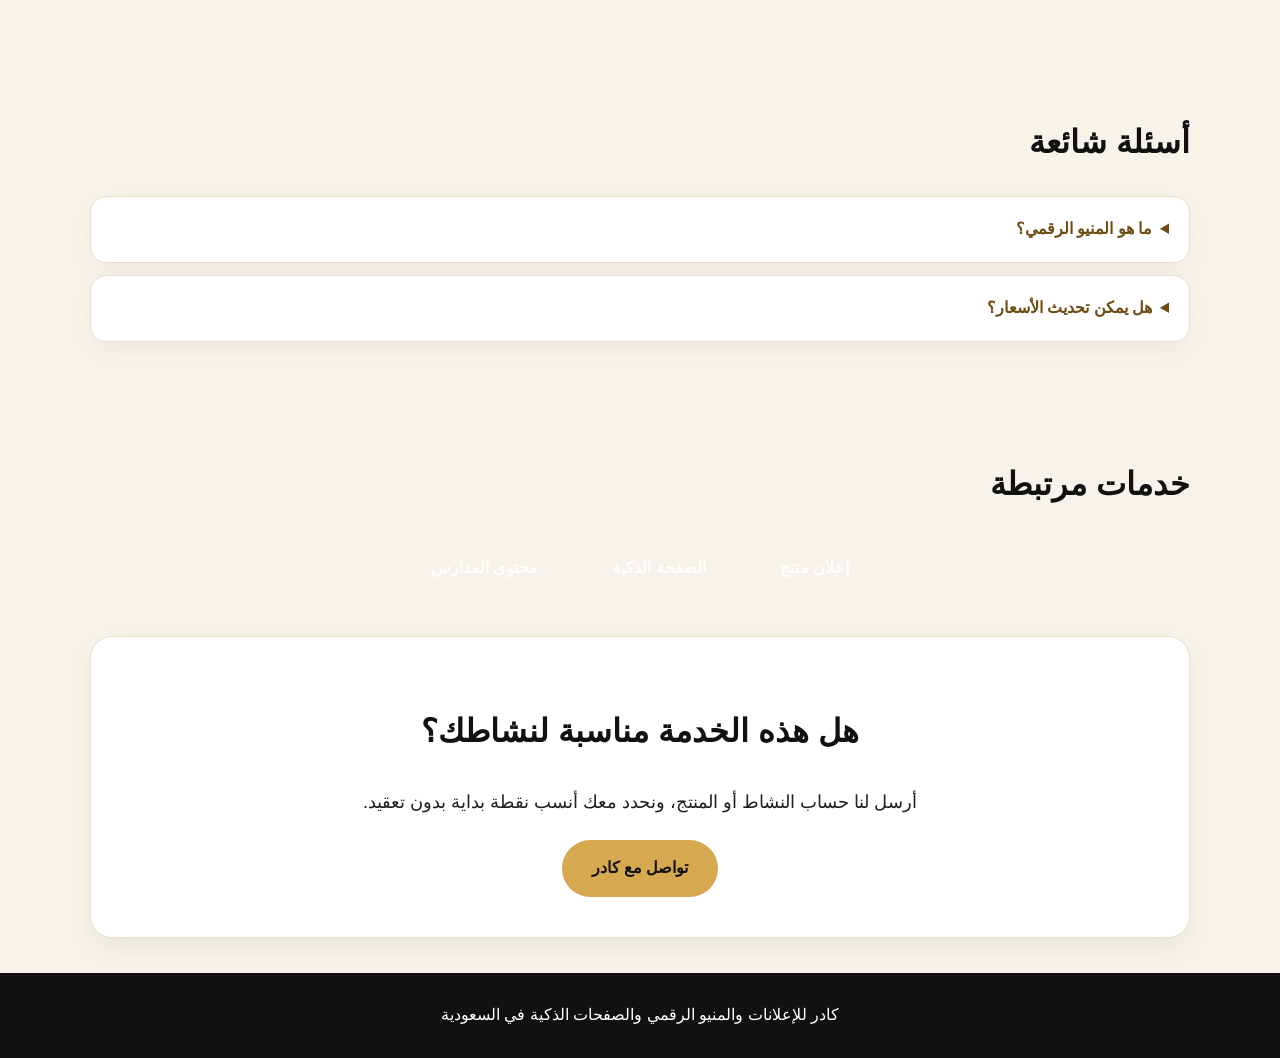
<file: smart-menu.html>
<!DOCTYPE html>
<html lang="ar" dir="rtl">
<head>
  <meta charset="UTF-8" />
  <meta name="viewport" content="width=device-width, initial-scale=1.0" />
  <meta name="google-site-verification" content="9vnIC-oawiy1czzfrxsUAlrxfvD1IHxm3SFTAKIeNYg" />
  <title>تصميم منيو رقمي للمطاعم والكافيهات في السعودية | كادر</title>
  <meta name="description" content="تصميم منيو رقمي للمطاعم والكافيهات في السعودية كخدمة جاهزة من كادر: رابط ثابت، QR، تصنيفات واضحة، تجربة جوال احترافية، وهوية خاصة بالنشاط." />
  <meta name="robots" content="index,follow,max-image-preview:large,max-snippet:-1,max-video-preview:-1" />
  <link rel="canonical" href="https://kader-ads.netlify.app/smart-menu.html" />
  <meta property="og:locale" content="ar_SA" />
  <meta property="og:type" content="website" />
  <meta property="og:title" content="تصميم منيو رقمي للمطاعم والكافيهات في السعودية | كادر" />
  <meta property="og:description" content="خدمة جاهزة لتصميم منيو رقمي للمطاعم والكافيهات: رابط ثابت وQR وتصنيفات واضحة وتجربة ممتازة على الجوال." />
  <meta property="og:url" content="https://kader-ads.netlify.app/smart-menu.html" />
  <meta property="og:site_name" content="Kader Ads" />
  <meta name="twitter:card" content="summary" />
  <meta name="twitter:title" content="تصميم منيو رقمي للمطاعم والكافيهات في السعودية | كادر" />
  <meta name="twitter:description" content="منيو رقمي جاهز ومخصص للنشاط، مع رابط ثابت وQR وتجربة جوال واضحة." />
  <link rel="icon" type="image/svg+xml" href="/kader-logo.svg" />
  <link rel="stylesheet" href="style.css" />
  <script async src="https://www.googletagmanager.com/gtag/js?id=G-8D4Q033ZX1"></script>
  <script>
    window.dataLayer = window.dataLayer || [];
    function gtag(){dataLayer.push(arguments);}
    gtag('js', new Date());
    gtag('config', 'G-8D4Q033ZX1');
  </script>

  <script type="application/ld+json">
  {
    "@context":"https://schema.org",
    "@graph":[
      {
        "@type":"Service",
        "name":"تصميم منيو رقمي للمطاعم والكافيهات في السعودية",
        "url":"https://kader-ads.netlify.app/smart-menu.html",
        "provider":{
          "@type":"Organization",
          "name":"كادر للإعلانات والمنيو الرقمي والصفحات الذكية في السعودية",
          "url":"https://kader-ads.netlify.app/",
          "logo":"https://kader-ads.netlify.app/kader-logo.svg"
        },
        "areaServed":{"@type":"Country","name":"Saudi Arabia"},
        "description":"خدمة تصميم وتنفيذ منيو رقمي جاهز للمطاعم والكافيهات في السعودية، برابط ثابت وQR وتصنيفات واضحة وتجربة جوال احترافية وهوية مخصصة للنشاط."
      },
      {
        "@type":"FAQPage",
        "mainEntity":[{"@type":"Question","name":"ما هو المنيو الرقمي؟","acceptedAnswer":{"@type":"Answer","text":"هو منيو يعمل من رابط على الإنترنت ويعرض الأصناف والأقسام بطريقة مناسبة للجوال."}},{"@type":"Question","name":"هل يمكن تحديث الأسعار؟","acceptedAnswer":{"@type":"Answer","text":"نعم، ويمكن تجهيز النظام بحيث تكون تحديثات الأسعار سهلة بدون تغيير التصميم العام."}}]
      }
    ]
  }
  </script>
</head>
<body>
  <header class="hero compact-hero">
    <div class="container hero-content">
      <p class="eyebrow">Kader Ads | السعودية</p>
      <h1>تصميم منيو رقمي للمطاعم والكافيهات في السعودية</h1>
      <p>خدمة تنفيذ منيو رقمي جاهز لنشاطك — وليست منصة تتطلب منك البناء بنفسك. نجهز الرابط، QR، التصنيفات، الأسعار، الهوية، وواجهة الجوال بحيث يصل العميل للأصناف بسرعة ووضوح.</p>
      <div class="hero-actions">
        <a class="btn" href="https://wa.me/966595089166" target="_blank" rel="noopener">ابدأ عبر واتساب</a>
        <a class="secondary-btn" href="/">العودة إلى الرئيسية</a>
      </div>
    </div>
  </header>
  <main class="container">
    <section class="section">
      <h2>ماذا تتضمن الخدمة؟</h2>
      <div class="cards">
        <article class="card"><h3>رابط ثابت</h3><p>رابط مباشر يمكن مشاركته في الواتساب والسوشيال والمطبوعات.</p></article>
<article class="card"><h3>QR للمنيو</h3><p>رمز QR خارجي يصل العميل مباشرة للمنيو من الطاولة أو الكاشير أو المطبوعات.</p></article>
<article class="card"><h3>تصنيفات وتجربة جوال</h3><p>تنظيم واضح للأقسام والمنتجات مع أزرار للتواصل والموقع.</p></article>
      </div>
    </section>
    <section class="section">
      <h2>لماذا كادر بدل منصة جاهزة؟</h2>
      <div class="cards">
        <article class="card"><h3>تنفيذ جاهز لك</h3><p>لا تحتاج بناء المنيو أو ضبط الواجهة بنفسك؛ نجهز الهيكل والمحتوى والهوية ثم نسلمك رابطًا جاهزًا.</p></article>
        <article class="card"><h3>هوية النشاط أولًا</h3><p>المنيو يُصمم حول اسمك وألوانك وأقسامك، بدل قالب عام يشبه عشرات الأنشطة الأخرى.</p></article>
        <article class="card"><h3>مناسب للمطاعم الصغيرة والمتوسطة</h3><p>حل عملي لمن يريد منيو واضحًا على الجوال بدون نظام طلبات أو كاشير معقد لا يحتاجه.</p></article>
      </div>
    </section>
    <section class="section">
      <h2>لمن يناسب المنيو الرقمي من كادر؟</h2>
      <p>يناسب المطاعم والكوفيهات والحلويات وعربات الطعام والأنشطة التي لديها قائمة منتجات وأسعار وتريد رابطًا مباشرًا وسهلًا على الجوال. نركز على سرعة الوصول للأصناف، وضوح التصنيفات، عرض الأسعار، وإظهار بيانات التواصل والموقع بدون تعقيد زائد.</p>
      <p>الفكرة ليست تحويل النشاط إلى متجر إلكتروني كامل إذا لم يكن يحتاج ذلك. إذا كان احتياجك هو منيو واضح برابط ثابت وQR وتجربة مرتبة على الجوال، فنحن نبني هذا الحل بشكل مخصص لهوية النشاط. يمكن استخدام الرابط في واتساب والسوشيال، بينما يستخدم QR في المطبوعات والطاولات والستاندات.</p>
      <p>وعند تجهيز المشروع يمكن ترتيب طريقة مبسطة لتحديث الأسعار مع الحفاظ على شكل المنيو وبنيته، بحيث لا تتحول كل عملية تعديل سعر إلى إعادة تصميم كاملة.</p>
    </section>
    <section class="section faq">
      <h2>أسئلة شائعة</h2>
      <details><summary>ما هو المنيو الرقمي؟</summary><p>هو منيو يعمل من رابط على الإنترنت ويعرض الأصناف والأقسام بطريقة مناسبة للجوال.</p></details>
<details><summary>هل يمكن تحديث الأسعار؟</summary><p>نعم، ويمكن تجهيز النظام بحيث تكون تحديثات الأسعار سهلة بدون تغيير التصميم العام.</p></details>
    </section>
    <section class="section">
      <h2>خدمات مرتبطة</h2>
      <div class="hero-actions">
        <a class="secondary-btn" href="/product-ads.html">إعلان منتج</a>
        <a class="secondary-btn" href="/smart-page.html">الصفحة الذكية</a>
        <a class="secondary-btn" href="/school-content.html">محتوى المدارس</a>
      </div>
    </section>
    <section class="section final-cta">
      <h2>هل هذه الخدمة مناسبة لنشاطك؟</h2>
      <p>أرسل لنا حساب النشاط أو المنتج، ونحدد معك أنسب نقطة بداية بدون تعقيد.</p>
      <a class="btn" href="https://wa.me/966595089166" target="_blank" rel="noopener">تواصل مع كادر</a>
    </section>
  </main>
  <footer>
    <p>كادر للإعلانات والمنيو الرقمي والصفحات الذكية في السعودية</p>
  </footer>
  <script src="script.js"></script>
</body>
</html>
</file>
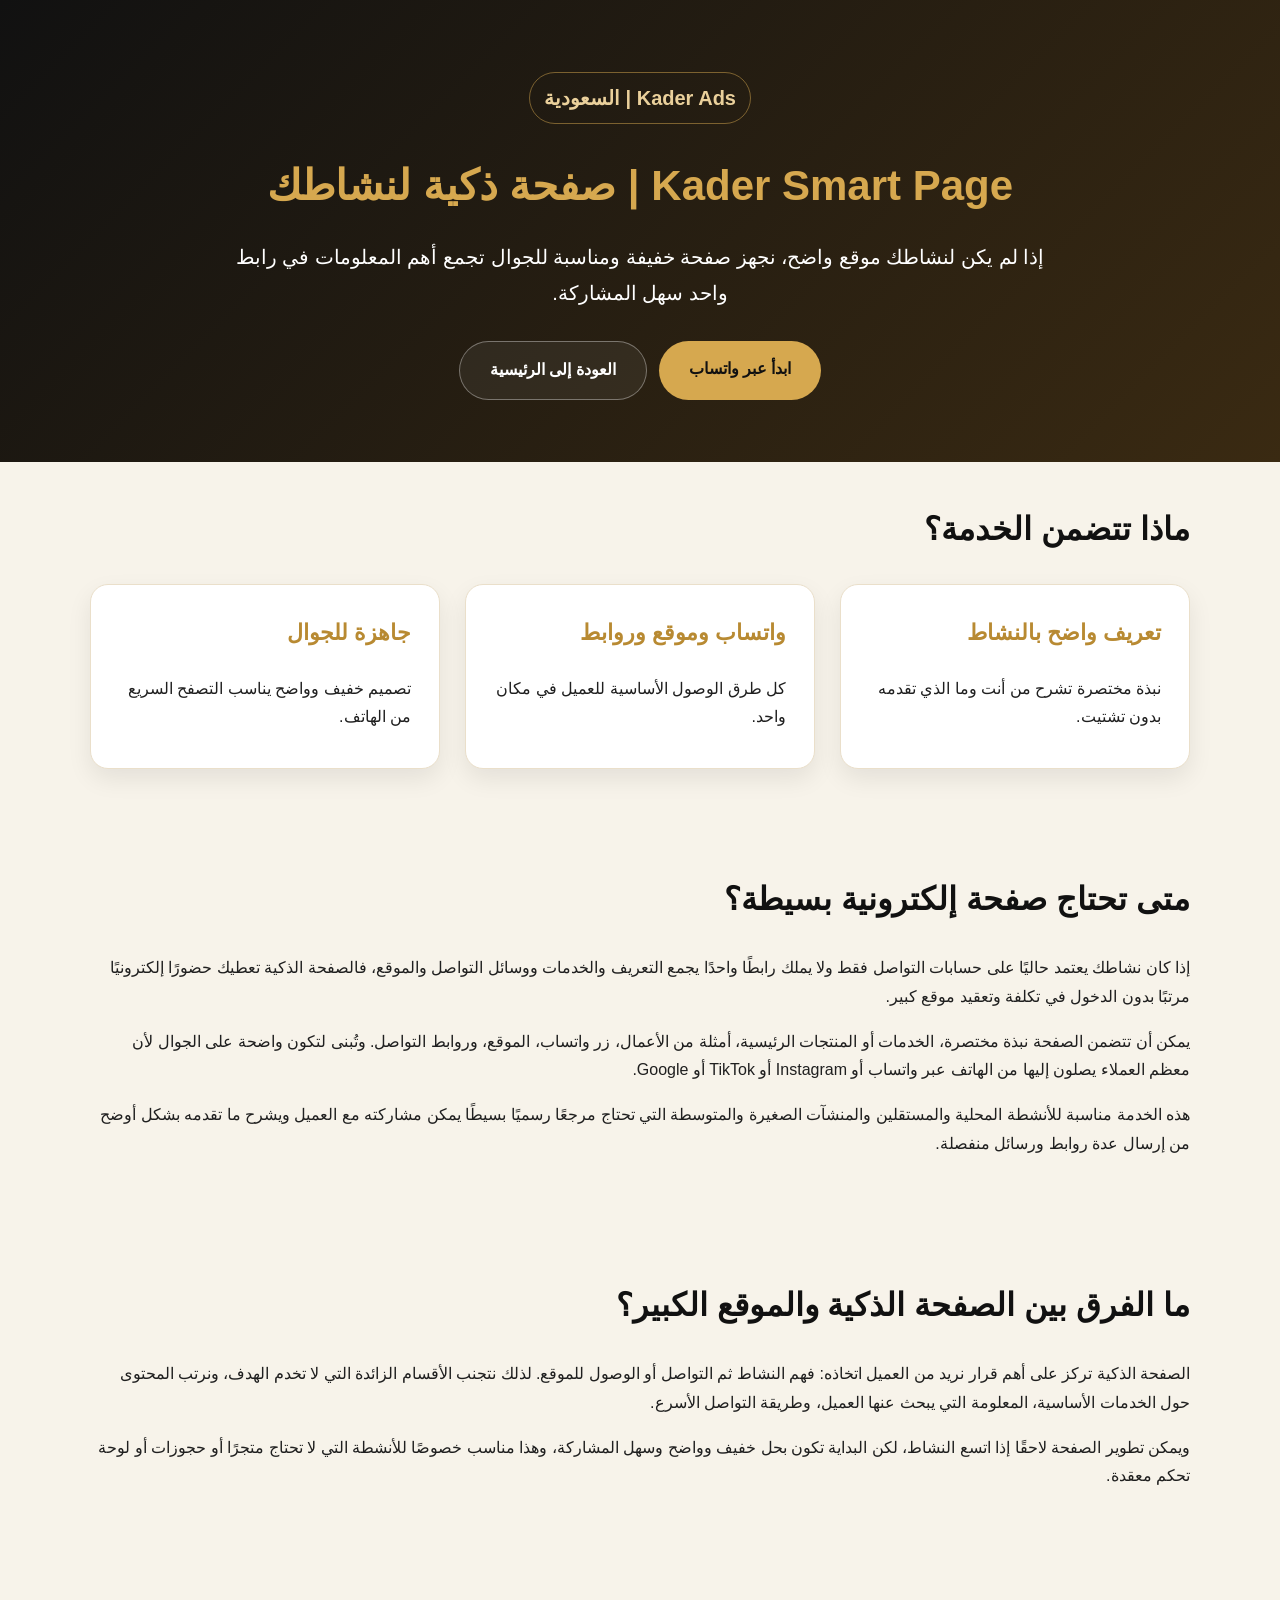
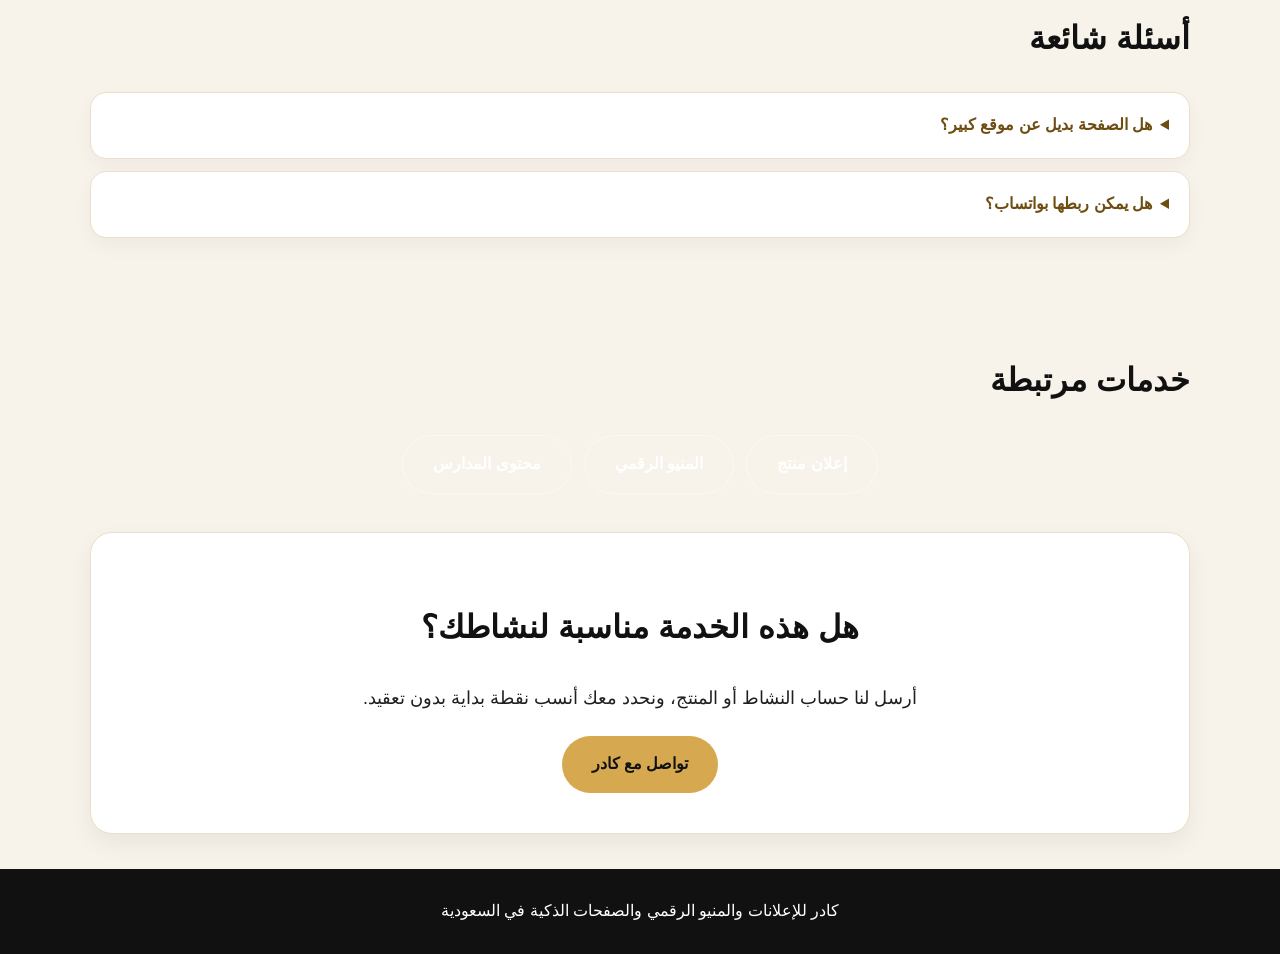
<file: smart-page.html>
<!DOCTYPE html>
<html lang="ar" dir="rtl">
<head>
  <meta charset="UTF-8" />
  <meta name="viewport" content="width=device-width, initial-scale=1.0" />
  <meta name="google-site-verification" content="9vnIC-oawiy1czzfrxsUAlrxfvD1IHxm3SFTAKIeNYg" />
  <title>صفحة إلكترونية بسيطة للأنشطة في السعودية | Kader Smart Page</title>
  <meta name="description" content="صفحة إلكترونية بسيطة ومناسبة للجوال للأنشطة المحلية في السعودية، تجمع التعريف والخدمات وواتساب والموقع وروابط التواصل في رابط واحد." />
  <meta name="robots" content="index,follow,max-image-preview:large,max-snippet:-1,max-video-preview:-1" />
  <link rel="canonical" href="https://kader-ads.netlify.app/smart-page.html" />
  <meta property="og:locale" content="ar_SA" />
  <meta property="og:type" content="website" />
  <meta property="og:title" content="صفحة إلكترونية بسيطة للأنشطة في السعودية | Kader Smart Page" />
  <meta property="og:description" content="صفحة إلكترونية بسيطة ومناسبة للجوال للأنشطة المحلية في السعودية، تجمع التعريف والخدمات وواتساب والموقع وروابط التواصل في رابط واحد." />
  <meta property="og:url" content="https://kader-ads.netlify.app/smart-page.html" />
  <meta property="og:site_name" content="Kader Ads" />
  <meta name="twitter:card" content="summary" />
  <meta name="twitter:title" content="صفحة إلكترونية بسيطة للأنشطة في السعودية | Kader Smart Page" />
  <meta name="twitter:description" content="صفحة إلكترونية بسيطة ومناسبة للجوال للأنشطة المحلية في السعودية، تجمع التعريف والخدمات وواتساب والموقع وروابط التواصل في رابط واحد." />
  <link rel="icon" type="image/svg+xml" href="/kader-logo.svg" />
  <link rel="stylesheet" href="style.css" />
  <script async src="https://www.googletagmanager.com/gtag/js?id=G-8D4Q033ZX1"></script>
  <script>
    window.dataLayer = window.dataLayer || [];
    function gtag(){dataLayer.push(arguments);}
    gtag('js', new Date());
    gtag('config', 'G-8D4Q033ZX1');
  </script>

  <script type="application/ld+json">
  {
    "@context":"https://schema.org",
    "@graph":[
      {
        "@type":"Service",
        "name":"Kader Smart Page | صفحة ذكية لنشاطك",
        "url":"https://kader-ads.netlify.app/smart-page.html",
        "provider":{
          "@type":"Organization",
          "name":"كادر للإعلانات والمنيو الرقمي والصفحات الذكية في السعودية",
          "url":"https://kader-ads.netlify.app/",
          "logo":"https://kader-ads.netlify.app/kader-logo.svg"
        },
        "areaServed":{"@type":"Country","name":"Saudi Arabia"},
        "description":"صفحة إلكترونية بسيطة ومناسبة للجوال للأنشطة المحلية في السعودية، تجمع التعريف والخدمات وواتساب والموقع وروابط التواصل في رابط واحد."
      },
      {
        "@type":"FAQPage",
        "mainEntity":[{"@type":"Question","name":"هل الصفحة بديل عن موقع كبير؟","acceptedAnswer":{"@type":"Answer","text":"هي مناسبة عندما تحتاج حضورًا إلكترونيًا بسيطًا وعمليًا بدون نظام معقد."}},{"@type":"Question","name":"هل يمكن ربطها بواتساب؟","acceptedAnswer":{"@type":"Answer","text":"نعم، ويمكن إضافة أزرار مباشرة لواتساب والموقع وروابط التواصل."}}]
      }
    ]
  }
  </script>
</head>
<body>
  <header class="hero compact-hero">
    <div class="container hero-content">
      <p class="eyebrow">Kader Ads | السعودية</p>
      <h1>Kader Smart Page | صفحة ذكية لنشاطك</h1>
      <p>إذا لم يكن لنشاطك موقع واضح، نجهز صفحة خفيفة ومناسبة للجوال تجمع أهم المعلومات في رابط واحد سهل المشاركة.</p>
      <div class="hero-actions">
        <a class="btn" href="https://wa.me/966595089166" target="_blank" rel="noopener">ابدأ عبر واتساب</a>
        <a class="secondary-btn" href="/">العودة إلى الرئيسية</a>
      </div>
    </div>
  </header>
  <main class="container">
    <section class="section">
      <h2>ماذا تتضمن الخدمة؟</h2>
      <div class="cards">
        <article class="card"><h3>تعريف واضح بالنشاط</h3><p>نبذة مختصرة تشرح من أنت وما الذي تقدمه بدون تشتيت.</p></article>
<article class="card"><h3>واتساب وموقع وروابط</h3><p>كل طرق الوصول الأساسية للعميل في مكان واحد.</p></article>
<article class="card"><h3>جاهزة للجوال</h3><p>تصميم خفيف وواضح يناسب التصفح السريع من الهاتف.</p></article>
      </div>
    </section>
    <section class="section">
      <h2>متى تحتاج صفحة إلكترونية بسيطة؟</h2>
      <p>إذا كان نشاطك يعتمد حاليًا على حسابات التواصل فقط ولا يملك رابطًا واحدًا يجمع التعريف والخدمات ووسائل التواصل والموقع، فالصفحة الذكية تعطيك حضورًا إلكترونيًا مرتبًا بدون الدخول في تكلفة وتعقيد موقع كبير.</p>
      <p>يمكن أن تتضمن الصفحة نبذة مختصرة، الخدمات أو المنتجات الرئيسية، أمثلة من الأعمال، زر واتساب، الموقع، وروابط التواصل. وتُبنى لتكون واضحة على الجوال لأن معظم العملاء يصلون إليها من الهاتف عبر واتساب أو Instagram أو TikTok أو Google.</p>
      <p>هذه الخدمة مناسبة للأنشطة المحلية والمستقلين والمنشآت الصغيرة والمتوسطة التي تحتاج مرجعًا رسميًا بسيطًا يمكن مشاركته مع العميل ويشرح ما تقدمه بشكل أوضح من إرسال عدة روابط ورسائل منفصلة.</p>
    </section>
    <section class="section">
      <h2>ما الفرق بين الصفحة الذكية والموقع الكبير؟</h2>
      <p>الصفحة الذكية تركز على أهم قرار نريد من العميل اتخاذه: فهم النشاط ثم التواصل أو الوصول للموقع. لذلك نتجنب الأقسام الزائدة التي لا تخدم الهدف، ونرتب المحتوى حول الخدمات الأساسية، المعلومة التي يبحث عنها العميل، وطريقة التواصل الأسرع.</p>
      <p>ويمكن تطوير الصفحة لاحقًا إذا اتسع النشاط، لكن البداية تكون بحل خفيف وواضح وسهل المشاركة، وهذا مناسب خصوصًا للأنشطة التي لا تحتاج متجرًا أو حجوزات أو لوحة تحكم معقدة.</p>
    </section>
    <section class="section faq">
      <h2>أسئلة شائعة</h2>
      <details><summary>هل الصفحة بديل عن موقع كبير؟</summary><p>هي مناسبة عندما تحتاج حضورًا إلكترونيًا بسيطًا وعمليًا بدون نظام معقد.</p></details>
<details><summary>هل يمكن ربطها بواتساب؟</summary><p>نعم، ويمكن إضافة أزرار مباشرة لواتساب والموقع وروابط التواصل.</p></details>
    </section>
    <section class="section">
      <h2>خدمات مرتبطة</h2>
      <div class="hero-actions">
        <a class="secondary-btn" href="/product-ads.html">إعلان منتج</a>
        <a class="secondary-btn" href="/smart-menu.html">المنيو الرقمي</a>
        <a class="secondary-btn" href="/school-content.html">محتوى المدارس</a>
      </div>
    </section>
    <section class="section final-cta">
      <h2>هل هذه الخدمة مناسبة لنشاطك؟</h2>
      <p>أرسل لنا حساب النشاط أو المنتج، ونحدد معك أنسب نقطة بداية بدون تعقيد.</p>
      <a class="btn" href="https://wa.me/966595089166" target="_blank" rel="noopener">تواصل مع كادر</a>
    </section>
  </main>
  <footer>
    <p>كادر للإعلانات والمنيو الرقمي والصفحات الذكية في السعودية</p>
  </footer>
  <script src="script.js"></script>
</body>
</html>
</file>
<file: style.css>
* {
  box-sizing: border-box;
}

html {
  scroll-behavior: smooth;
}

body {
  margin: 0;
  font-family: Arial, sans-serif;
  background: #f7f3ea;
  color: #1f1f1f;
  line-height: 1.8;
}

a:focus-visible,
summary:focus-visible {
  outline: 3px solid #d6a84f;
  outline-offset: 4px;
}

.container {
  width: 90%;
  max-width: 1100px;
  margin: auto;
}

.hero {
  background: linear-gradient(135deg, #111111, #3a2a12);
  color: #ffffff;
  padding: 95px 20px 85px;
  text-align: center;
}

.hero-content {
  max-width: 900px;
}

.eyebrow {
  display: inline-block;
  margin: 0 0 14px;
  padding: 7px 14px;
  border: 1px solid rgba(214, 168, 79, 0.5);
  border-radius: 999px;
  color: #ead09b;
  font-size: 14px;
  font-weight: bold;
}

.hero h1 {
  font-size: 42px;
  margin: 0 0 22px;
  color: #d6a84f;
  line-height: 1.5;
}

.hero p {
  font-size: 20px;
  max-width: 820px;
  margin: 0 auto 30px;
}

.hero-actions {
  display: flex;
  flex-wrap: wrap;
  justify-content: center;
  gap: 12px;
}

.btn,
.secondary-btn {
  display: inline-block;
  padding: 14px 30px;
  border-radius: 50px;
  text-decoration: none;
  font-weight: bold;
  transition: 0.2s ease;
}

.btn {
  background: #d6a84f;
  color: #111111;
}

.btn:hover {
  background: #c99635;
  color: #111111;
  transform: translateY(-2px);
}

.secondary-btn {
  border: 1px solid rgba(255, 255, 255, 0.35);
  color: #ffffff;
  background: rgba(255, 255, 255, 0.06);
}

.secondary-btn:hover {
  background: rgba(255, 255, 255, 0.12);
  transform: translateY(-2px);
}

.small-btn {
  display: inline-block;
  margin-top: 18px;
  background: #111111;
  color: #ffffff;
  padding: 10px 18px;
  border-radius: 30px;
  text-decoration: none;
  font-weight: bold;
  font-size: 14px;
  transition: 0.2s ease;
}

.small-btn:hover {
  background: #b88a32;
  color: #ffffff;
  transform: translateY(-2px);
}

.section {
  padding: 38px 0;
}

.section:first-of-type {
  margin-top: -25px;
}

.section h2 {
  font-size: 32px;
  margin-bottom: 25px;
  color: #111111;
}

.lead {
  font-size: 19px;
  max-width: 850px;
  margin: 0;
}

.intro {
  background: #fffdf8;
  border: 1px solid #eadfca;
  border-radius: 22px;
  padding: 34px;
  box-shadow: 0 10px 25px rgba(0, 0, 0, 0.05);
}

.cards {
  display: grid;
  grid-template-columns: repeat(3, 1fr);
  gap: 25px;
}

.four-cards {
  grid-template-columns: repeat(4, 1fr);
}

.card {
  background: #ffffff;
  padding: 28px;
  border-radius: 18px;
  box-shadow: 0 10px 25px rgba(0, 0, 0, 0.08);
  border: 1px solid #eadfca;
  min-height: 185px;
}

.card h3 {
  color: #b88a32;
  margin-top: 0;
  font-size: 22px;
}

.card p {
  margin-bottom: 0;
  font-size: 16px;
}

.offer {
  text-align: center;
  background: linear-gradient(135deg, #111111, #3a2a12);
  color: #ffffff;
  padding: 55px 30px;
  border-radius: 26px;
  margin: 25px auto 45px;
  box-shadow: 0 14px 35px rgba(0, 0, 0, 0.16);
}

.offer h2 {
  color: #d6a84f;
  margin-bottom: 10px;
}

.offer h3 {
  font-size: 30px;
  color: #ffffff;
  margin: 0 0 18px;
}

.offer p {
  max-width: 720px;
  margin: 0 auto 25px;
  font-size: 18px;
}

.offer-list {
  display: flex;
  flex-wrap: wrap;
  justify-content: center;
  gap: 12px;
  margin: 25px auto 30px;
}

.offer-list span {
  background: rgba(255, 255, 255, 0.1);
  border: 1px solid rgba(214, 168, 79, 0.45);
  color: #ffffff;
  padding: 10px 18px;
  border-radius: 30px;
  font-weight: bold;
  font-size: 15px;
}

.highlight,
.final-cta {
  background: #ffffff;
  padding: 40px;
  border-radius: 22px;
  border: 1px solid #eadfca;
  box-shadow: 0 10px 25px rgba(0, 0, 0, 0.06);
}

.final-cta {
  text-align: center;
  margin-bottom: 35px;
}

.final-cta p {
  font-size: 18px;
  margin-bottom: 22px;
}

.tiktok-note {
  text-align: center;
  margin-top: 28px;
  background: #ffffff;
  border: 1px solid #eadfca;
  border-radius: 20px;
  padding: 24px;
  box-shadow: 0 10px 25px rgba(0, 0, 0, 0.06);
}

.tiktok-note p {
  margin: 0 0 8px;
  font-weight: bold;
}

.faq details {
  background: #ffffff;
  border: 1px solid #eadfca;
  border-radius: 16px;
  padding: 18px 20px;
  margin-bottom: 12px;
  box-shadow: 0 8px 20px rgba(0, 0, 0, 0.04);
}

.faq summary {
  cursor: pointer;
  font-weight: bold;
  color: #6d4d12;
}

.faq details p {
  margin-bottom: 0;
}

.floating-whatsapp {
  position: fixed;
  left: 20px;
  bottom: 20px;
  z-index: 20;
  background: #111111;
  color: #ffffff;
  text-decoration: none;
  padding: 12px 18px;
  border-radius: 999px;
  font-weight: bold;
  box-shadow: 0 10px 25px rgba(0, 0, 0, 0.18);
}

.floating-whatsapp:hover {
  background: #b88a32;
}

footer {
  background: #111111;
  color: #ffffff;
  text-align: center;
  padding: 28px 20px;
}

footer p {
  margin: 0;
}

.footer-sub {
  margin-top: 6px;
  font-size: 13px;
  color: #d8d8d8;
}

@media (max-width: 1000px) {
  .four-cards {
    grid-template-columns: repeat(2, 1fr);
  }
}

@media (max-width: 768px) {
  .hero {
    padding: 72px 18px 62px;
  }

  .hero h1 {
    font-size: 30px;
    line-height: 1.5;
  }

  .hero p {
    font-size: 17px;
  }

  .hero-actions {
    flex-direction: column;
    align-items: stretch;
  }

  .hero-actions a {
    text-align: center;
  }

  .section {
    padding: 35px 0;
  }

  .section:first-of-type {
    margin-top: -15px;
  }

  .section h2 {
    font-size: 26px;
  }

  .cards,
  .four-cards {
    grid-template-columns: 1fr;
  }

  .card {
    min-height: auto;
  }

  .offer {
    padding: 38px 20px;
    margin: 20px auto 35px;
  }

  .offer h3 {
    font-size: 24px;
  }

  .offer p {
    font-size: 16px;
  }

  .offer-list {
    flex-direction: column;
    gap: 10px;
  }

  .highlight,
  .intro,
  .final-cta {
    padding: 28px 22px;
  }

  .floating-whatsapp {
    left: 14px;
    bottom: 14px;
    padding: 10px 15px;
    font-size: 14px;
  }
}


.service-links {
  padding-top: 52px;
}

.service-link-card {
  display: block;
  color: inherit;
  text-decoration: none;
  transition: transform 0.2s ease, box-shadow 0.2s ease;
}

.service-link-card:hover {
  transform: translateY(-3px);
  box-shadow: 0 14px 30px rgba(0,0,0,0.1);
}

.compact-hero {
  padding-top: 72px;
  padding-bottom: 62px;
}
</file>
